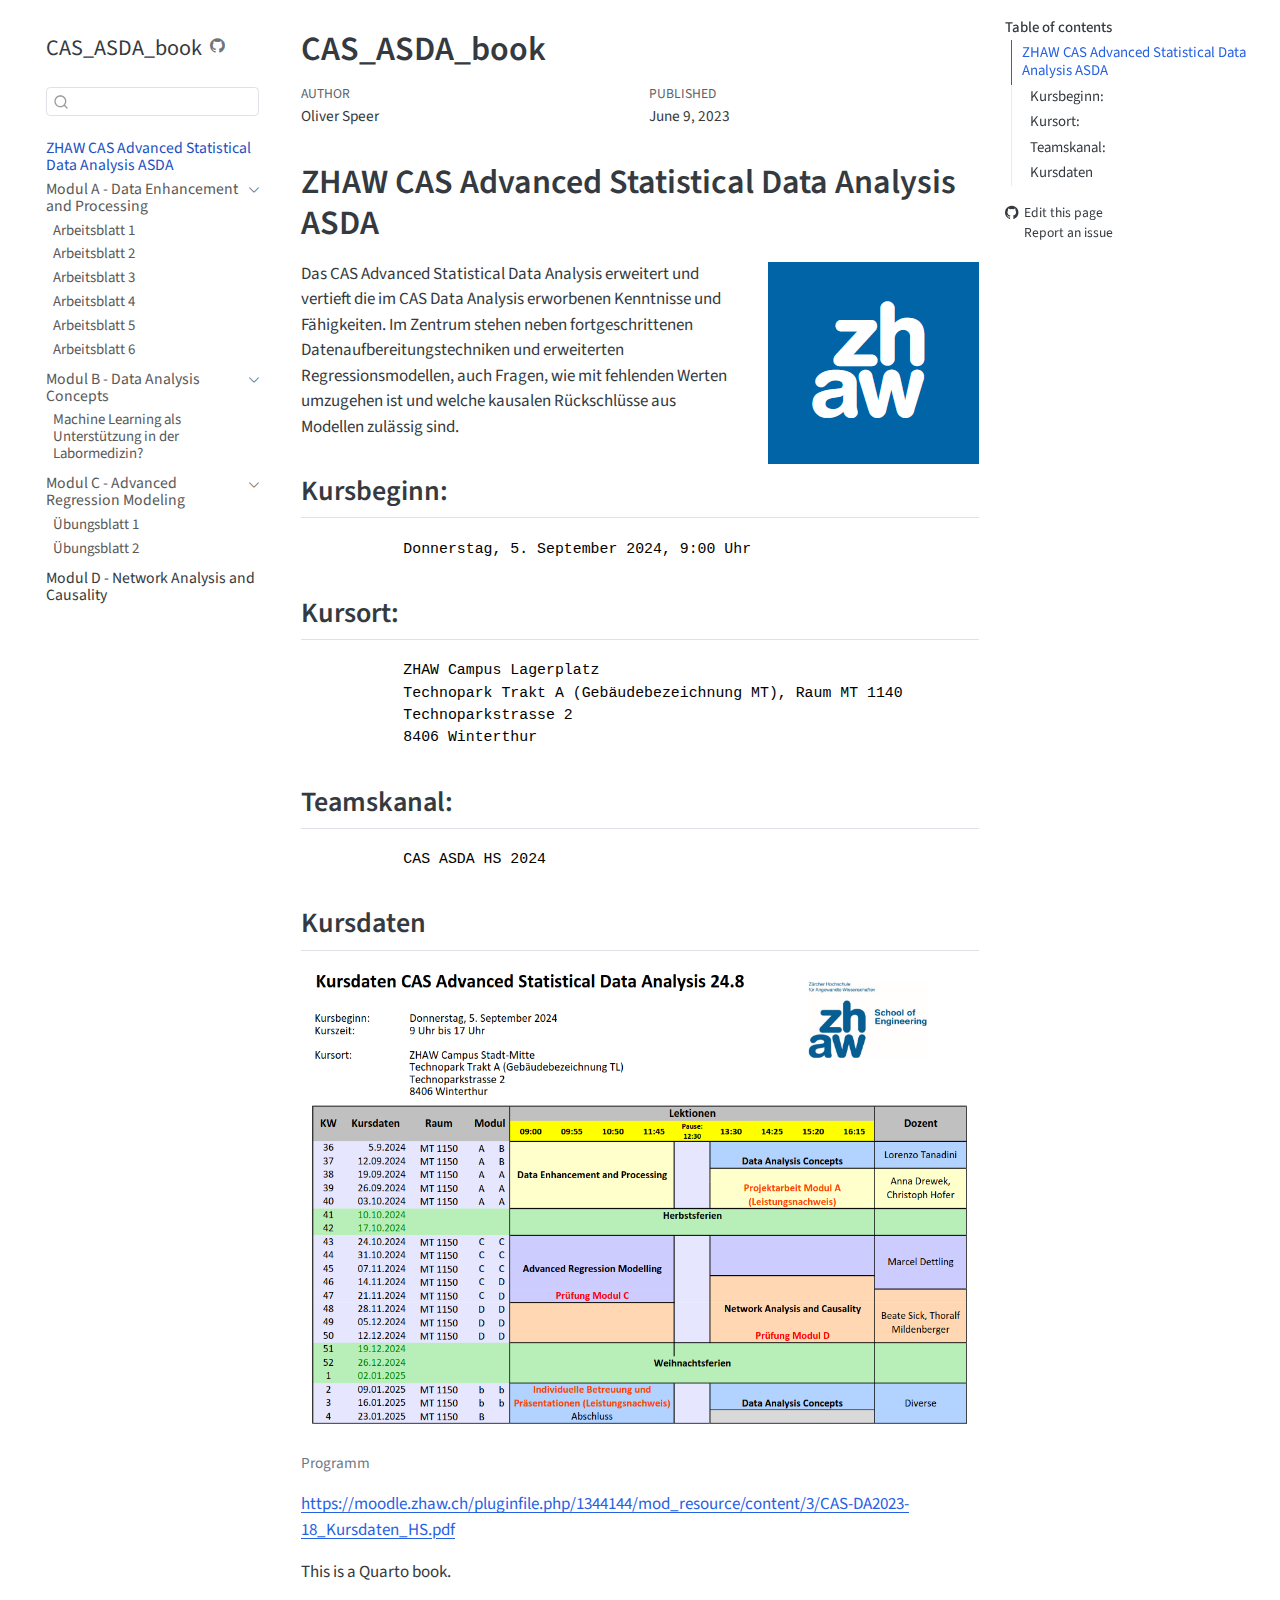
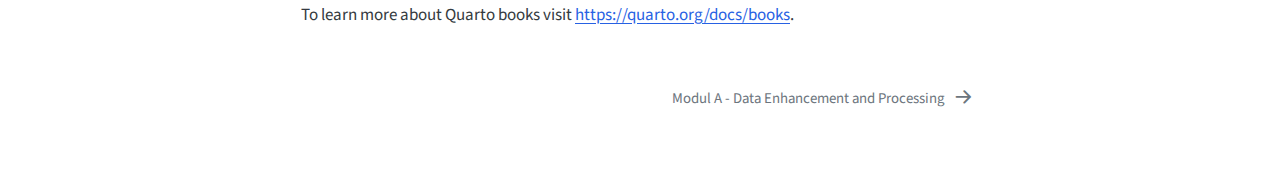
<file: _book/index.html>
<!DOCTYPE html>
<html xmlns="http://www.w3.org/1999/xhtml" lang="en" xml:lang="en"><head>

<meta charset="utf-8">
<meta name="generator" content="quarto-1.5.56">

<meta name="viewport" content="width=device-width, initial-scale=1.0, user-scalable=yes">

<meta name="author" content="Oliver Speer">
<meta name="dcterms.date" content="2023-06-09">

<title>CAS_ASDA_book</title>
<style>
code{white-space: pre-wrap;}
span.smallcaps{font-variant: small-caps;}
div.columns{display: flex; gap: min(4vw, 1.5em);}
div.column{flex: auto; overflow-x: auto;}
div.hanging-indent{margin-left: 1.5em; text-indent: -1.5em;}
ul.task-list{list-style: none;}
ul.task-list li input[type="checkbox"] {
  width: 0.8em;
  margin: 0 0.8em 0.2em -1em; /* quarto-specific, see https://github.com/quarto-dev/quarto-cli/issues/4556 */ 
  vertical-align: middle;
}
</style>


<script src="site_libs/quarto-nav/quarto-nav.js"></script>
<script src="site_libs/quarto-nav/headroom.min.js"></script>
<script src="site_libs/clipboard/clipboard.min.js"></script>
<script src="site_libs/quarto-search/autocomplete.umd.js"></script>
<script src="site_libs/quarto-search/fuse.min.js"></script>
<script src="site_libs/quarto-search/quarto-search.js"></script>
<meta name="quarto:offset" content="./">
<link href="./ModulA.html" rel="next">
<script src="site_libs/quarto-html/quarto.js"></script>
<script src="site_libs/quarto-html/popper.min.js"></script>
<script src="site_libs/quarto-html/tippy.umd.min.js"></script>
<script src="site_libs/quarto-html/anchor.min.js"></script>
<link href="site_libs/quarto-html/tippy.css" rel="stylesheet">
<link href="site_libs/quarto-html/quarto-syntax-highlighting.css" rel="stylesheet" id="quarto-text-highlighting-styles">
<script src="site_libs/bootstrap/bootstrap.min.js"></script>
<link href="site_libs/bootstrap/bootstrap-icons.css" rel="stylesheet">
<link href="site_libs/bootstrap/bootstrap.min.css" rel="stylesheet" id="quarto-bootstrap" data-mode="light">
<script id="quarto-search-options" type="application/json">{
  "location": "sidebar",
  "copy-button": false,
  "collapse-after": 3,
  "panel-placement": "start",
  "type": "textbox",
  "limit": 50,
  "keyboard-shortcut": [
    "f",
    "/",
    "s"
  ],
  "show-item-context": false,
  "language": {
    "search-no-results-text": "No results",
    "search-matching-documents-text": "matching documents",
    "search-copy-link-title": "Copy link to search",
    "search-hide-matches-text": "Hide additional matches",
    "search-more-match-text": "more match in this document",
    "search-more-matches-text": "more matches in this document",
    "search-clear-button-title": "Clear",
    "search-text-placeholder": "",
    "search-detached-cancel-button-title": "Cancel",
    "search-submit-button-title": "Submit",
    "search-label": "Search"
  }
}</script>


<link rel="stylesheet" href="cas.css">
</head>

<body class="nav-sidebar floating">

<div id="quarto-search-results"></div>
  <header id="quarto-header" class="headroom fixed-top">
  <nav class="quarto-secondary-nav">
    <div class="container-fluid d-flex">
      <button type="button" class="quarto-btn-toggle btn" data-bs-toggle="collapse" role="button" data-bs-target=".quarto-sidebar-collapse-item" aria-controls="quarto-sidebar" aria-expanded="false" aria-label="Toggle sidebar navigation" onclick="if (window.quartoToggleHeadroom) { window.quartoToggleHeadroom(); }">
        <i class="bi bi-layout-text-sidebar-reverse"></i>
      </button>
        <nav class="quarto-page-breadcrumbs" aria-label="breadcrumb"><ol class="breadcrumb"><li class="breadcrumb-item"><a href="./index.html">ZHAW CAS Advanced Statistical Data Analysis ASDA</a></li></ol></nav>
        <a class="flex-grow-1" role="navigation" data-bs-toggle="collapse" data-bs-target=".quarto-sidebar-collapse-item" aria-controls="quarto-sidebar" aria-expanded="false" aria-label="Toggle sidebar navigation" onclick="if (window.quartoToggleHeadroom) { window.quartoToggleHeadroom(); }">      
        </a>
      <button type="button" class="btn quarto-search-button" aria-label="Search" onclick="window.quartoOpenSearch();">
        <i class="bi bi-search"></i>
      </button>
    </div>
  </nav>
</header>
<!-- content -->
<div id="quarto-content" class="quarto-container page-columns page-rows-contents page-layout-article">
<!-- sidebar -->
  <nav id="quarto-sidebar" class="sidebar collapse collapse-horizontal quarto-sidebar-collapse-item sidebar-navigation floating overflow-auto">
    <div class="pt-lg-2 mt-2 text-left sidebar-header">
    <div class="sidebar-title mb-0 py-0">
      <a href="./">CAS_ASDA_book</a> 
        <div class="sidebar-tools-main">
    <a href="https://github.com/oliverspeer/CAS-ASDA.git" title="Source Code" class="quarto-navigation-tool px-1" aria-label="Source Code"><i class="bi bi-github"></i></a>
</div>
    </div>
      </div>
        <div class="mt-2 flex-shrink-0 align-items-center">
        <div class="sidebar-search">
        <div id="quarto-search" class="" title="Search"></div>
        </div>
        </div>
    <div class="sidebar-menu-container"> 
    <ul class="list-unstyled mt-1">
        <li class="sidebar-item">
  <div class="sidebar-item-container"> 
  <a href="./index.html" class="sidebar-item-text sidebar-link active">
 <span class="menu-text">ZHAW CAS Advanced Statistical Data Analysis ASDA</span></a>
  </div>
</li>
        <li class="sidebar-item sidebar-item-section">
      <div class="sidebar-item-container"> 
            <a href="./ModulA.html" class="sidebar-item-text sidebar-link">
 <span class="menu-text">Modul A - Data Enhancement and Processing</span></a>
          <a class="sidebar-item-toggle text-start" data-bs-toggle="collapse" data-bs-target="#quarto-sidebar-section-1" role="navigation" aria-expanded="true" aria-label="Toggle section">
            <i class="bi bi-chevron-right ms-2"></i>
          </a> 
      </div>
      <ul id="quarto-sidebar-section-1" class="collapse list-unstyled sidebar-section depth1 show">  
          <li class="sidebar-item">
  <div class="sidebar-item-container"> 
  <a href="./Arbeitsblatt1.html" class="sidebar-item-text sidebar-link">
 <span class="menu-text">Arbeitsblatt 1</span></a>
  </div>
</li>
          <li class="sidebar-item">
  <div class="sidebar-item-container"> 
  <a href="./Arbeitsblatt2.html" class="sidebar-item-text sidebar-link">
 <span class="menu-text">Arbeitsblatt 2</span></a>
  </div>
</li>
          <li class="sidebar-item">
  <div class="sidebar-item-container"> 
  <a href="./Arbeitsblatt3.html" class="sidebar-item-text sidebar-link">
 <span class="menu-text">Arbeitsblatt 3</span></a>
  </div>
</li>
          <li class="sidebar-item">
  <div class="sidebar-item-container"> 
  <a href="./Arbeitsblatt4.html" class="sidebar-item-text sidebar-link">
 <span class="menu-text">Arbeitsblatt 4</span></a>
  </div>
</li>
          <li class="sidebar-item">
  <div class="sidebar-item-container"> 
  <a href="./Arbeitsblatt5.html" class="sidebar-item-text sidebar-link">
 <span class="menu-text">Arbeitsblatt 5</span></a>
  </div>
</li>
          <li class="sidebar-item">
  <div class="sidebar-item-container"> 
  <a href="./Arbeitsblatt6.html" class="sidebar-item-text sidebar-link">
 <span class="menu-text">Arbeitsblatt 6</span></a>
  </div>
</li>
      </ul>
  </li>
        <li class="sidebar-item sidebar-item-section">
      <div class="sidebar-item-container"> 
            <a href="./ModulB.html" class="sidebar-item-text sidebar-link">
 <span class="menu-text">Modul B - Data Analysis Concepts</span></a>
          <a class="sidebar-item-toggle text-start" data-bs-toggle="collapse" data-bs-target="#quarto-sidebar-section-2" role="navigation" aria-expanded="true" aria-label="Toggle section">
            <i class="bi bi-chevron-right ms-2"></i>
          </a> 
      </div>
      <ul id="quarto-sidebar-section-2" class="collapse list-unstyled sidebar-section depth1 show">  
          <li class="sidebar-item">
  <div class="sidebar-item-container"> 
  <a href="./EPandML.html" class="sidebar-item-text sidebar-link">
 <span class="menu-text">Machine Learning als Unterstützung in der Labormedizin?</span></a>
  </div>
</li>
      </ul>
  </li>
        <li class="sidebar-item sidebar-item-section">
      <div class="sidebar-item-container"> 
            <a href="./ModulC.html" class="sidebar-item-text sidebar-link">
 <span class="menu-text">Modul C - Advanced Regression Modeling</span></a>
          <a class="sidebar-item-toggle text-start" data-bs-toggle="collapse" data-bs-target="#quarto-sidebar-section-3" role="navigation" aria-expanded="true" aria-label="Toggle section">
            <i class="bi bi-chevron-right ms-2"></i>
          </a> 
      </div>
      <ul id="quarto-sidebar-section-3" class="collapse list-unstyled sidebar-section depth1 show">  
          <li class="sidebar-item">
  <div class="sidebar-item-container"> 
  <a href="./Uebungsblatt01.html" class="sidebar-item-text sidebar-link">
 <span class="menu-text">Übungsblatt 1</span></a>
  </div>
</li>
          <li class="sidebar-item">
  <div class="sidebar-item-container"> 
  <a href="./Uebungsblatt02.html" class="sidebar-item-text sidebar-link">
 <span class="menu-text">Übungsblatt 2</span></a>
  </div>
</li>
      </ul>
  </li>
        <li class="sidebar-item sidebar-item-section">
      <span class="sidebar-item-text sidebar-link text-start">
 <span class="menu-text">Modul D - Network Analysis and Causality</span></span>
  </li>
    </ul>
    </div>
</nav>
<div id="quarto-sidebar-glass" class="quarto-sidebar-collapse-item" data-bs-toggle="collapse" data-bs-target=".quarto-sidebar-collapse-item"></div>
<!-- margin-sidebar -->
    <div id="quarto-margin-sidebar" class="sidebar margin-sidebar">
        <nav id="TOC" role="doc-toc" class="toc-active">
    <h2 id="toc-title">Table of contents</h2>
   
  <ul>
  <li><a href="#zhaw-cas-advanced-statistical-data-analysis-asda" id="toc-zhaw-cas-advanced-statistical-data-analysis-asda" class="nav-link active" data-scroll-target="#zhaw-cas-advanced-statistical-data-analysis-asda">ZHAW CAS Advanced Statistical Data Analysis ASDA</a>
  <ul class="collapse">
  <li><a href="#kursbeginn" id="toc-kursbeginn" class="nav-link" data-scroll-target="#kursbeginn">Kursbeginn:</a></li>
  <li><a href="#kursort" id="toc-kursort" class="nav-link" data-scroll-target="#kursort">Kursort:</a></li>
  <li><a href="#teamskanal" id="toc-teamskanal" class="nav-link" data-scroll-target="#teamskanal">Teamskanal:</a></li>
  <li><a href="#kursdaten" id="toc-kursdaten" class="nav-link" data-scroll-target="#kursdaten">Kursdaten</a></li>
  </ul></li>
  </ul>
<div class="toc-actions"><ul><li><a href="https://github.com/oliverspeer/CAS-ASDA.git/edit/main/index.qmd" class="toc-action"><i class="bi bi-github"></i>Edit this page</a></li><li><a href="https://github.com/oliverspeer/CAS-ASDA.git/issues/new" class="toc-action"><i class="bi empty"></i>Report an issue</a></li></ul></div></nav>
    </div>
<!-- main -->
<main class="content" id="quarto-document-content">

<header id="title-block-header" class="quarto-title-block default">
<div class="quarto-title">
<h1 class="title">CAS_ASDA_book</h1>
</div>



<div class="quarto-title-meta">

    <div>
    <div class="quarto-title-meta-heading">Author</div>
    <div class="quarto-title-meta-contents">
             <p>Oliver Speer </p>
          </div>
  </div>
    
    <div>
    <div class="quarto-title-meta-heading">Published</div>
    <div class="quarto-title-meta-contents">
      <p class="date">June 9, 2023</p>
    </div>
  </div>
  
    
  </div>
  


</header>



<section id="zhaw-cas-advanced-statistical-data-analysis-asda" class="level1 unnumbered">
<h1 class="unnumbered">ZHAW CAS Advanced Statistical Data Analysis ASDA</h1><p><img src="zhaw.png" title="CAS_ASDA_book" class="quarto-cover-image img-fluid"></p>
<p>Das CAS Advanced Statistical Data Analysis erweitert und vertieft die im CAS Data Analysis erworbenen Kenntnisse und Fähigkeiten. Im Zentrum stehen neben fortgeschrittenen Datenaufbereitungstechniken und erweiterten Regressionsmodellen, auch Fragen, wie mit fehlenden Werten umzugehen ist und welche kausalen Rückschlüsse aus Modellen zulässig sind.</p>
<section id="kursbeginn" class="level2">
<h2 class="anchored" data-anchor-id="kursbeginn">Kursbeginn:</h2>
<pre><code>           Donnerstag, 5. September 2024, 9:00 Uhr</code></pre>
</section>
<section id="kursort" class="level2">
<h2 class="anchored" data-anchor-id="kursort">Kursort:</h2>
<pre><code>           ZHAW Campus Lagerplatz
           Technopark Trakt A (Gebäudebezeichnung MT), Raum MT 1140
           Technoparkstrasse 2
           8406 Winterthur</code></pre>
</section>
<section id="teamskanal" class="level2">
<h2 class="anchored" data-anchor-id="teamskanal">Teamskanal:</h2>
<pre><code>           CAS ASDA HS 2024</code></pre>
</section>
<section id="kursdaten" class="level2">
<h2 class="anchored" data-anchor-id="kursdaten">Kursdaten</h2>
<div class="quarto-figure quarto-figure-center">
<figure class="figure">
<p><img src="Programm.png" class="img-fluid figure-img"></p>
<figcaption>Programm</figcaption>
</figure>
</div>
<p><a href="https://moodle.zhaw.ch/pluginfile.php/1344144/mod_resource/content/3/CAS-DA2023-18_Kursdaten_HS.pdf" class="uri">https://moodle.zhaw.ch/pluginfile.php/1344144/mod_resource/content/3/CAS-DA2023-18_Kursdaten_HS.pdf</a></p>
<p>This is a Quarto book.</p>
<p>To learn more about Quarto books visit <a href="https://quarto.org/docs/books" class="uri">https://quarto.org/docs/books</a>.</p>


</section>
</section>

</main> <!-- /main -->
<script id="quarto-html-after-body" type="application/javascript">
window.document.addEventListener("DOMContentLoaded", function (event) {
  const toggleBodyColorMode = (bsSheetEl) => {
    const mode = bsSheetEl.getAttribute("data-mode");
    const bodyEl = window.document.querySelector("body");
    if (mode === "dark") {
      bodyEl.classList.add("quarto-dark");
      bodyEl.classList.remove("quarto-light");
    } else {
      bodyEl.classList.add("quarto-light");
      bodyEl.classList.remove("quarto-dark");
    }
  }
  const toggleBodyColorPrimary = () => {
    const bsSheetEl = window.document.querySelector("link#quarto-bootstrap");
    if (bsSheetEl) {
      toggleBodyColorMode(bsSheetEl);
    }
  }
  toggleBodyColorPrimary();  
  const icon = "";
  const anchorJS = new window.AnchorJS();
  anchorJS.options = {
    placement: 'right',
    icon: icon
  };
  anchorJS.add('.anchored');
  const isCodeAnnotation = (el) => {
    for (const clz of el.classList) {
      if (clz.startsWith('code-annotation-')) {                     
        return true;
      }
    }
    return false;
  }
  const onCopySuccess = function(e) {
    // button target
    const button = e.trigger;
    // don't keep focus
    button.blur();
    // flash "checked"
    button.classList.add('code-copy-button-checked');
    var currentTitle = button.getAttribute("title");
    button.setAttribute("title", "Copied!");
    let tooltip;
    if (window.bootstrap) {
      button.setAttribute("data-bs-toggle", "tooltip");
      button.setAttribute("data-bs-placement", "left");
      button.setAttribute("data-bs-title", "Copied!");
      tooltip = new bootstrap.Tooltip(button, 
        { trigger: "manual", 
          customClass: "code-copy-button-tooltip",
          offset: [0, -8]});
      tooltip.show();    
    }
    setTimeout(function() {
      if (tooltip) {
        tooltip.hide();
        button.removeAttribute("data-bs-title");
        button.removeAttribute("data-bs-toggle");
        button.removeAttribute("data-bs-placement");
      }
      button.setAttribute("title", currentTitle);
      button.classList.remove('code-copy-button-checked');
    }, 1000);
    // clear code selection
    e.clearSelection();
  }
  const getTextToCopy = function(trigger) {
      const codeEl = trigger.previousElementSibling.cloneNode(true);
      for (const childEl of codeEl.children) {
        if (isCodeAnnotation(childEl)) {
          childEl.remove();
        }
      }
      return codeEl.innerText;
  }
  const clipboard = new window.ClipboardJS('.code-copy-button:not([data-in-quarto-modal])', {
    text: getTextToCopy
  });
  clipboard.on('success', onCopySuccess);
  if (window.document.getElementById('quarto-embedded-source-code-modal')) {
    // For code content inside modals, clipBoardJS needs to be initialized with a container option
    // TODO: Check when it could be a function (https://github.com/zenorocha/clipboard.js/issues/860)
    const clipboardModal = new window.ClipboardJS('.code-copy-button[data-in-quarto-modal]', {
      text: getTextToCopy,
      container: window.document.getElementById('quarto-embedded-source-code-modal')
    });
    clipboardModal.on('success', onCopySuccess);
  }
    var localhostRegex = new RegExp(/^(?:http|https):\/\/localhost\:?[0-9]*\//);
    var mailtoRegex = new RegExp(/^mailto:/);
      var filterRegex = new RegExp('/' + window.location.host + '/');
    var isInternal = (href) => {
        return filterRegex.test(href) || localhostRegex.test(href) || mailtoRegex.test(href);
    }
    // Inspect non-navigation links and adorn them if external
 	var links = window.document.querySelectorAll('a[href]:not(.nav-link):not(.navbar-brand):not(.toc-action):not(.sidebar-link):not(.sidebar-item-toggle):not(.pagination-link):not(.no-external):not([aria-hidden]):not(.dropdown-item):not(.quarto-navigation-tool):not(.about-link)');
    for (var i=0; i<links.length; i++) {
      const link = links[i];
      if (!isInternal(link.href)) {
        // undo the damage that might have been done by quarto-nav.js in the case of
        // links that we want to consider external
        if (link.dataset.originalHref !== undefined) {
          link.href = link.dataset.originalHref;
        }
      }
    }
  function tippyHover(el, contentFn, onTriggerFn, onUntriggerFn) {
    const config = {
      allowHTML: true,
      maxWidth: 500,
      delay: 100,
      arrow: false,
      appendTo: function(el) {
          return el.parentElement;
      },
      interactive: true,
      interactiveBorder: 10,
      theme: 'quarto',
      placement: 'bottom-start',
    };
    if (contentFn) {
      config.content = contentFn;
    }
    if (onTriggerFn) {
      config.onTrigger = onTriggerFn;
    }
    if (onUntriggerFn) {
      config.onUntrigger = onUntriggerFn;
    }
    window.tippy(el, config); 
  }
  const noterefs = window.document.querySelectorAll('a[role="doc-noteref"]');
  for (var i=0; i<noterefs.length; i++) {
    const ref = noterefs[i];
    tippyHover(ref, function() {
      // use id or data attribute instead here
      let href = ref.getAttribute('data-footnote-href') || ref.getAttribute('href');
      try { href = new URL(href).hash; } catch {}
      const id = href.replace(/^#\/?/, "");
      const note = window.document.getElementById(id);
      if (note) {
        return note.innerHTML;
      } else {
        return "";
      }
    });
  }
  const xrefs = window.document.querySelectorAll('a.quarto-xref');
  const processXRef = (id, note) => {
    // Strip column container classes
    const stripColumnClz = (el) => {
      el.classList.remove("page-full", "page-columns");
      if (el.children) {
        for (const child of el.children) {
          stripColumnClz(child);
        }
      }
    }
    stripColumnClz(note)
    if (id === null || id.startsWith('sec-')) {
      // Special case sections, only their first couple elements
      const container = document.createElement("div");
      if (note.children && note.children.length > 2) {
        container.appendChild(note.children[0].cloneNode(true));
        for (let i = 1; i < note.children.length; i++) {
          const child = note.children[i];
          if (child.tagName === "P" && child.innerText === "") {
            continue;
          } else {
            container.appendChild(child.cloneNode(true));
            break;
          }
        }
        if (window.Quarto?.typesetMath) {
          window.Quarto.typesetMath(container);
        }
        return container.innerHTML
      } else {
        if (window.Quarto?.typesetMath) {
          window.Quarto.typesetMath(note);
        }
        return note.innerHTML;
      }
    } else {
      // Remove any anchor links if they are present
      const anchorLink = note.querySelector('a.anchorjs-link');
      if (anchorLink) {
        anchorLink.remove();
      }
      if (window.Quarto?.typesetMath) {
        window.Quarto.typesetMath(note);
      }
      // TODO in 1.5, we should make sure this works without a callout special case
      if (note.classList.contains("callout")) {
        return note.outerHTML;
      } else {
        return note.innerHTML;
      }
    }
  }
  for (var i=0; i<xrefs.length; i++) {
    const xref = xrefs[i];
    tippyHover(xref, undefined, function(instance) {
      instance.disable();
      let url = xref.getAttribute('href');
      let hash = undefined; 
      if (url.startsWith('#')) {
        hash = url;
      } else {
        try { hash = new URL(url).hash; } catch {}
      }
      if (hash) {
        const id = hash.replace(/^#\/?/, "");
        const note = window.document.getElementById(id);
        if (note !== null) {
          try {
            const html = processXRef(id, note.cloneNode(true));
            instance.setContent(html);
          } finally {
            instance.enable();
            instance.show();
          }
        } else {
          // See if we can fetch this
          fetch(url.split('#')[0])
          .then(res => res.text())
          .then(html => {
            const parser = new DOMParser();
            const htmlDoc = parser.parseFromString(html, "text/html");
            const note = htmlDoc.getElementById(id);
            if (note !== null) {
              const html = processXRef(id, note);
              instance.setContent(html);
            } 
          }).finally(() => {
            instance.enable();
            instance.show();
          });
        }
      } else {
        // See if we can fetch a full url (with no hash to target)
        // This is a special case and we should probably do some content thinning / targeting
        fetch(url)
        .then(res => res.text())
        .then(html => {
          const parser = new DOMParser();
          const htmlDoc = parser.parseFromString(html, "text/html");
          const note = htmlDoc.querySelector('main.content');
          if (note !== null) {
            // This should only happen for chapter cross references
            // (since there is no id in the URL)
            // remove the first header
            if (note.children.length > 0 && note.children[0].tagName === "HEADER") {
              note.children[0].remove();
            }
            const html = processXRef(null, note);
            instance.setContent(html);
          } 
        }).finally(() => {
          instance.enable();
          instance.show();
        });
      }
    }, function(instance) {
    });
  }
      let selectedAnnoteEl;
      const selectorForAnnotation = ( cell, annotation) => {
        let cellAttr = 'data-code-cell="' + cell + '"';
        let lineAttr = 'data-code-annotation="' +  annotation + '"';
        const selector = 'span[' + cellAttr + '][' + lineAttr + ']';
        return selector;
      }
      const selectCodeLines = (annoteEl) => {
        const doc = window.document;
        const targetCell = annoteEl.getAttribute("data-target-cell");
        const targetAnnotation = annoteEl.getAttribute("data-target-annotation");
        const annoteSpan = window.document.querySelector(selectorForAnnotation(targetCell, targetAnnotation));
        const lines = annoteSpan.getAttribute("data-code-lines").split(",");
        const lineIds = lines.map((line) => {
          return targetCell + "-" + line;
        })
        let top = null;
        let height = null;
        let parent = null;
        if (lineIds.length > 0) {
            //compute the position of the single el (top and bottom and make a div)
            const el = window.document.getElementById(lineIds[0]);
            top = el.offsetTop;
            height = el.offsetHeight;
            parent = el.parentElement.parentElement;
          if (lineIds.length > 1) {
            const lastEl = window.document.getElementById(lineIds[lineIds.length - 1]);
            const bottom = lastEl.offsetTop + lastEl.offsetHeight;
            height = bottom - top;
          }
          if (top !== null && height !== null && parent !== null) {
            // cook up a div (if necessary) and position it 
            let div = window.document.getElementById("code-annotation-line-highlight");
            if (div === null) {
              div = window.document.createElement("div");
              div.setAttribute("id", "code-annotation-line-highlight");
              div.style.position = 'absolute';
              parent.appendChild(div);
            }
            div.style.top = top - 2 + "px";
            div.style.height = height + 4 + "px";
            div.style.left = 0;
            let gutterDiv = window.document.getElementById("code-annotation-line-highlight-gutter");
            if (gutterDiv === null) {
              gutterDiv = window.document.createElement("div");
              gutterDiv.setAttribute("id", "code-annotation-line-highlight-gutter");
              gutterDiv.style.position = 'absolute';
              const codeCell = window.document.getElementById(targetCell);
              const gutter = codeCell.querySelector('.code-annotation-gutter');
              gutter.appendChild(gutterDiv);
            }
            gutterDiv.style.top = top - 2 + "px";
            gutterDiv.style.height = height + 4 + "px";
          }
          selectedAnnoteEl = annoteEl;
        }
      };
      const unselectCodeLines = () => {
        const elementsIds = ["code-annotation-line-highlight", "code-annotation-line-highlight-gutter"];
        elementsIds.forEach((elId) => {
          const div = window.document.getElementById(elId);
          if (div) {
            div.remove();
          }
        });
        selectedAnnoteEl = undefined;
      };
        // Handle positioning of the toggle
    window.addEventListener(
      "resize",
      throttle(() => {
        elRect = undefined;
        if (selectedAnnoteEl) {
          selectCodeLines(selectedAnnoteEl);
        }
      }, 10)
    );
    function throttle(fn, ms) {
    let throttle = false;
    let timer;
      return (...args) => {
        if(!throttle) { // first call gets through
            fn.apply(this, args);
            throttle = true;
        } else { // all the others get throttled
            if(timer) clearTimeout(timer); // cancel #2
            timer = setTimeout(() => {
              fn.apply(this, args);
              timer = throttle = false;
            }, ms);
        }
      };
    }
      // Attach click handler to the DT
      const annoteDls = window.document.querySelectorAll('dt[data-target-cell]');
      for (const annoteDlNode of annoteDls) {
        annoteDlNode.addEventListener('click', (event) => {
          const clickedEl = event.target;
          if (clickedEl !== selectedAnnoteEl) {
            unselectCodeLines();
            const activeEl = window.document.querySelector('dt[data-target-cell].code-annotation-active');
            if (activeEl) {
              activeEl.classList.remove('code-annotation-active');
            }
            selectCodeLines(clickedEl);
            clickedEl.classList.add('code-annotation-active');
          } else {
            // Unselect the line
            unselectCodeLines();
            clickedEl.classList.remove('code-annotation-active');
          }
        });
      }
  const findCites = (el) => {
    const parentEl = el.parentElement;
    if (parentEl) {
      const cites = parentEl.dataset.cites;
      if (cites) {
        return {
          el,
          cites: cites.split(' ')
        };
      } else {
        return findCites(el.parentElement)
      }
    } else {
      return undefined;
    }
  };
  var bibliorefs = window.document.querySelectorAll('a[role="doc-biblioref"]');
  for (var i=0; i<bibliorefs.length; i++) {
    const ref = bibliorefs[i];
    const citeInfo = findCites(ref);
    if (citeInfo) {
      tippyHover(citeInfo.el, function() {
        var popup = window.document.createElement('div');
        citeInfo.cites.forEach(function(cite) {
          var citeDiv = window.document.createElement('div');
          citeDiv.classList.add('hanging-indent');
          citeDiv.classList.add('csl-entry');
          var biblioDiv = window.document.getElementById('ref-' + cite);
          if (biblioDiv) {
            citeDiv.innerHTML = biblioDiv.innerHTML;
          }
          popup.appendChild(citeDiv);
        });
        return popup.innerHTML;
      });
    }
  }
});
</script>
<nav class="page-navigation">
  <div class="nav-page nav-page-previous">
  </div>
  <div class="nav-page nav-page-next">
      <a href="./ModulA.html" class="pagination-link" aria-label="Modul A - Data Enhancement and Processing">
        <span class="nav-page-text">Modul A - Data Enhancement and Processing</span> <i class="bi bi-arrow-right-short"></i>
      </a>
  </div>
</nav>
</div> <!-- /content -->




<footer class="footer"><div class="nav-footer"><div class="nav-footer-center"><div class="toc-actions d-sm-block d-md-none"><ul><li><a href="https://github.com/oliverspeer/CAS-ASDA.git/edit/main/index.qmd" class="toc-action"><i class="bi bi-github"></i>Edit this page</a></li><li><a href="https://github.com/oliverspeer/CAS-ASDA.git/issues/new" class="toc-action"><i class="bi empty"></i>Report an issue</a></li></ul></div></div></div></footer></body></html>
</file>
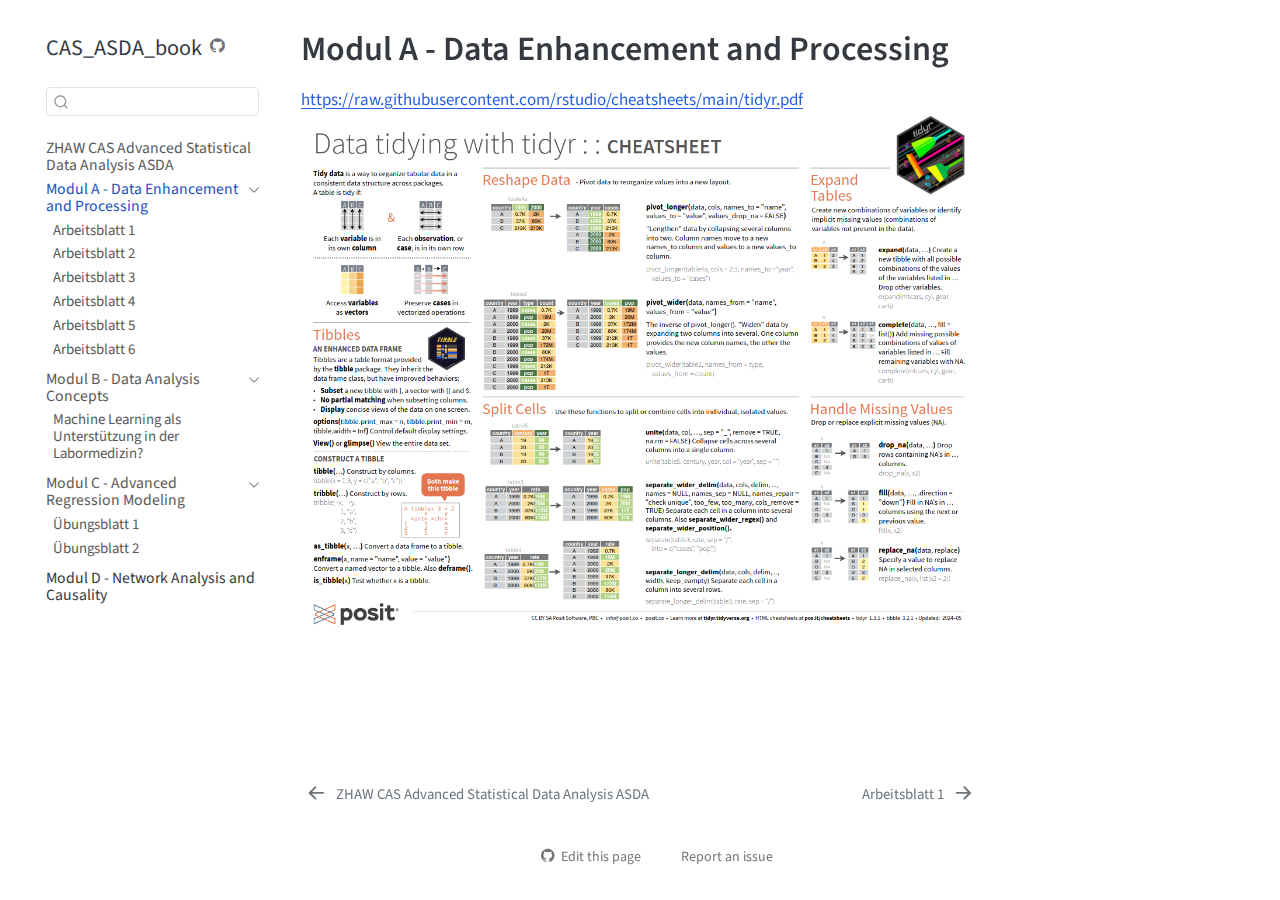
<file: _book/ModulA.html>
<!DOCTYPE html>
<html xmlns="http://www.w3.org/1999/xhtml" lang="en" xml:lang="en"><head>

<meta charset="utf-8">
<meta name="generator" content="quarto-1.5.56">

<meta name="viewport" content="width=device-width, initial-scale=1.0, user-scalable=yes">


<title>Modul A - Data Enhancement and Processing – CAS_ASDA_book</title>
<style>
code{white-space: pre-wrap;}
span.smallcaps{font-variant: small-caps;}
div.columns{display: flex; gap: min(4vw, 1.5em);}
div.column{flex: auto; overflow-x: auto;}
div.hanging-indent{margin-left: 1.5em; text-indent: -1.5em;}
ul.task-list{list-style: none;}
ul.task-list li input[type="checkbox"] {
  width: 0.8em;
  margin: 0 0.8em 0.2em -1em; /* quarto-specific, see https://github.com/quarto-dev/quarto-cli/issues/4556 */ 
  vertical-align: middle;
}
</style>


<script src="site_libs/quarto-nav/quarto-nav.js"></script>
<script src="site_libs/quarto-nav/headroom.min.js"></script>
<script src="site_libs/clipboard/clipboard.min.js"></script>
<script src="site_libs/quarto-search/autocomplete.umd.js"></script>
<script src="site_libs/quarto-search/fuse.min.js"></script>
<script src="site_libs/quarto-search/quarto-search.js"></script>
<meta name="quarto:offset" content="./">
<link href="./Arbeitsblatt1.html" rel="next">
<link href="./index.html" rel="prev">
<script src="site_libs/quarto-html/quarto.js"></script>
<script src="site_libs/quarto-html/popper.min.js"></script>
<script src="site_libs/quarto-html/tippy.umd.min.js"></script>
<script src="site_libs/quarto-html/anchor.min.js"></script>
<link href="site_libs/quarto-html/tippy.css" rel="stylesheet">
<link href="site_libs/quarto-html/quarto-syntax-highlighting.css" rel="stylesheet" id="quarto-text-highlighting-styles">
<script src="site_libs/bootstrap/bootstrap.min.js"></script>
<link href="site_libs/bootstrap/bootstrap-icons.css" rel="stylesheet">
<link href="site_libs/bootstrap/bootstrap.min.css" rel="stylesheet" id="quarto-bootstrap" data-mode="light">
<script id="quarto-search-options" type="application/json">{
  "location": "sidebar",
  "copy-button": false,
  "collapse-after": 3,
  "panel-placement": "start",
  "type": "textbox",
  "limit": 50,
  "keyboard-shortcut": [
    "f",
    "/",
    "s"
  ],
  "show-item-context": false,
  "language": {
    "search-no-results-text": "No results",
    "search-matching-documents-text": "matching documents",
    "search-copy-link-title": "Copy link to search",
    "search-hide-matches-text": "Hide additional matches",
    "search-more-match-text": "more match in this document",
    "search-more-matches-text": "more matches in this document",
    "search-clear-button-title": "Clear",
    "search-text-placeholder": "",
    "search-detached-cancel-button-title": "Cancel",
    "search-submit-button-title": "Submit",
    "search-label": "Search"
  }
}</script>


<link rel="stylesheet" href="cas.css">
</head>

<body class="nav-sidebar floating">

<div id="quarto-search-results"></div>
  <header id="quarto-header" class="headroom fixed-top">
  <nav class="quarto-secondary-nav">
    <div class="container-fluid d-flex">
      <button type="button" class="quarto-btn-toggle btn" data-bs-toggle="collapse" role="button" data-bs-target=".quarto-sidebar-collapse-item" aria-controls="quarto-sidebar" aria-expanded="false" aria-label="Toggle sidebar navigation" onclick="if (window.quartoToggleHeadroom) { window.quartoToggleHeadroom(); }">
        <i class="bi bi-layout-text-sidebar-reverse"></i>
      </button>
        <nav class="quarto-page-breadcrumbs" aria-label="breadcrumb"><ol class="breadcrumb"><li class="breadcrumb-item"><a href="./ModulA.html">Modul A - Data Enhancement and Processing</a></li></ol></nav>
        <a class="flex-grow-1" role="navigation" data-bs-toggle="collapse" data-bs-target=".quarto-sidebar-collapse-item" aria-controls="quarto-sidebar" aria-expanded="false" aria-label="Toggle sidebar navigation" onclick="if (window.quartoToggleHeadroom) { window.quartoToggleHeadroom(); }">      
        </a>
      <button type="button" class="btn quarto-search-button" aria-label="Search" onclick="window.quartoOpenSearch();">
        <i class="bi bi-search"></i>
      </button>
    </div>
  </nav>
</header>
<!-- content -->
<div id="quarto-content" class="quarto-container page-columns page-rows-contents page-layout-article">
<!-- sidebar -->
  <nav id="quarto-sidebar" class="sidebar collapse collapse-horizontal quarto-sidebar-collapse-item sidebar-navigation floating overflow-auto">
    <div class="pt-lg-2 mt-2 text-left sidebar-header">
    <div class="sidebar-title mb-0 py-0">
      <a href="./">CAS_ASDA_book</a> 
        <div class="sidebar-tools-main">
    <a href="https://github.com/oliverspeer/CAS-ASDA.git" title="Source Code" class="quarto-navigation-tool px-1" aria-label="Source Code"><i class="bi bi-github"></i></a>
</div>
    </div>
      </div>
        <div class="mt-2 flex-shrink-0 align-items-center">
        <div class="sidebar-search">
        <div id="quarto-search" class="" title="Search"></div>
        </div>
        </div>
    <div class="sidebar-menu-container"> 
    <ul class="list-unstyled mt-1">
        <li class="sidebar-item">
  <div class="sidebar-item-container"> 
  <a href="./index.html" class="sidebar-item-text sidebar-link">
 <span class="menu-text">ZHAW CAS Advanced Statistical Data Analysis ASDA</span></a>
  </div>
</li>
        <li class="sidebar-item sidebar-item-section">
      <div class="sidebar-item-container"> 
            <a href="./ModulA.html" class="sidebar-item-text sidebar-link active">
 <span class="menu-text">Modul A - Data Enhancement and Processing</span></a>
          <a class="sidebar-item-toggle text-start" data-bs-toggle="collapse" data-bs-target="#quarto-sidebar-section-1" role="navigation" aria-expanded="true" aria-label="Toggle section">
            <i class="bi bi-chevron-right ms-2"></i>
          </a> 
      </div>
      <ul id="quarto-sidebar-section-1" class="collapse list-unstyled sidebar-section depth1 show">  
          <li class="sidebar-item">
  <div class="sidebar-item-container"> 
  <a href="./Arbeitsblatt1.html" class="sidebar-item-text sidebar-link">
 <span class="menu-text">Arbeitsblatt 1</span></a>
  </div>
</li>
          <li class="sidebar-item">
  <div class="sidebar-item-container"> 
  <a href="./Arbeitsblatt2.html" class="sidebar-item-text sidebar-link">
 <span class="menu-text">Arbeitsblatt 2</span></a>
  </div>
</li>
          <li class="sidebar-item">
  <div class="sidebar-item-container"> 
  <a href="./Arbeitsblatt3.html" class="sidebar-item-text sidebar-link">
 <span class="menu-text">Arbeitsblatt 3</span></a>
  </div>
</li>
          <li class="sidebar-item">
  <div class="sidebar-item-container"> 
  <a href="./Arbeitsblatt4.html" class="sidebar-item-text sidebar-link">
 <span class="menu-text">Arbeitsblatt 4</span></a>
  </div>
</li>
          <li class="sidebar-item">
  <div class="sidebar-item-container"> 
  <a href="./Arbeitsblatt5.html" class="sidebar-item-text sidebar-link">
 <span class="menu-text">Arbeitsblatt 5</span></a>
  </div>
</li>
          <li class="sidebar-item">
  <div class="sidebar-item-container"> 
  <a href="./Arbeitsblatt6.html" class="sidebar-item-text sidebar-link">
 <span class="menu-text">Arbeitsblatt 6</span></a>
  </div>
</li>
      </ul>
  </li>
        <li class="sidebar-item sidebar-item-section">
      <div class="sidebar-item-container"> 
            <a href="./ModulB.html" class="sidebar-item-text sidebar-link">
 <span class="menu-text">Modul B - Data Analysis Concepts</span></a>
          <a class="sidebar-item-toggle text-start" data-bs-toggle="collapse" data-bs-target="#quarto-sidebar-section-2" role="navigation" aria-expanded="true" aria-label="Toggle section">
            <i class="bi bi-chevron-right ms-2"></i>
          </a> 
      </div>
      <ul id="quarto-sidebar-section-2" class="collapse list-unstyled sidebar-section depth1 show">  
          <li class="sidebar-item">
  <div class="sidebar-item-container"> 
  <a href="./EPandML.html" class="sidebar-item-text sidebar-link">
 <span class="menu-text">Machine Learning als Unterstützung in der Labormedizin?</span></a>
  </div>
</li>
      </ul>
  </li>
        <li class="sidebar-item sidebar-item-section">
      <div class="sidebar-item-container"> 
            <a href="./ModulC.html" class="sidebar-item-text sidebar-link">
 <span class="menu-text">Modul C - Advanced Regression Modeling</span></a>
          <a class="sidebar-item-toggle text-start" data-bs-toggle="collapse" data-bs-target="#quarto-sidebar-section-3" role="navigation" aria-expanded="true" aria-label="Toggle section">
            <i class="bi bi-chevron-right ms-2"></i>
          </a> 
      </div>
      <ul id="quarto-sidebar-section-3" class="collapse list-unstyled sidebar-section depth1 show">  
          <li class="sidebar-item">
  <div class="sidebar-item-container"> 
  <a href="./Uebungsblatt01.html" class="sidebar-item-text sidebar-link">
 <span class="menu-text">Übungsblatt 1</span></a>
  </div>
</li>
          <li class="sidebar-item">
  <div class="sidebar-item-container"> 
  <a href="./Uebungsblatt02.html" class="sidebar-item-text sidebar-link">
 <span class="menu-text">Übungsblatt 2</span></a>
  </div>
</li>
      </ul>
  </li>
        <li class="sidebar-item sidebar-item-section">
      <span class="sidebar-item-text sidebar-link text-start">
 <span class="menu-text">Modul D - Network Analysis and Causality</span></span>
  </li>
    </ul>
    </div>
</nav>
<div id="quarto-sidebar-glass" class="quarto-sidebar-collapse-item" data-bs-toggle="collapse" data-bs-target=".quarto-sidebar-collapse-item"></div>
<!-- margin-sidebar -->
    <div id="quarto-margin-sidebar" class="sidebar margin-sidebar zindex-bottom">
        
    </div>
<!-- main -->
<main class="content" id="quarto-document-content">

<header id="title-block-header" class="quarto-title-block default">
<div class="quarto-title">
<h1 class="title">Modul A - Data Enhancement and Processing</h1>
</div>



<div class="quarto-title-meta">

    
  
    
  </div>
  


</header>


<p><a href="https://raw.githubusercontent.com/rstudio/cheatsheets/main/tidyr.pdf" class="uri">https://raw.githubusercontent.com/rstudio/cheatsheets/main/tidyr.pdf</a> <img src="cheatsheet.png" class="img-fluid" alt="tidyR cheatsheet"></p>



</main> <!-- /main -->
<script id="quarto-html-after-body" type="application/javascript">
window.document.addEventListener("DOMContentLoaded", function (event) {
  const toggleBodyColorMode = (bsSheetEl) => {
    const mode = bsSheetEl.getAttribute("data-mode");
    const bodyEl = window.document.querySelector("body");
    if (mode === "dark") {
      bodyEl.classList.add("quarto-dark");
      bodyEl.classList.remove("quarto-light");
    } else {
      bodyEl.classList.add("quarto-light");
      bodyEl.classList.remove("quarto-dark");
    }
  }
  const toggleBodyColorPrimary = () => {
    const bsSheetEl = window.document.querySelector("link#quarto-bootstrap");
    if (bsSheetEl) {
      toggleBodyColorMode(bsSheetEl);
    }
  }
  toggleBodyColorPrimary();  
  const icon = "";
  const anchorJS = new window.AnchorJS();
  anchorJS.options = {
    placement: 'right',
    icon: icon
  };
  anchorJS.add('.anchored');
  const isCodeAnnotation = (el) => {
    for (const clz of el.classList) {
      if (clz.startsWith('code-annotation-')) {                     
        return true;
      }
    }
    return false;
  }
  const onCopySuccess = function(e) {
    // button target
    const button = e.trigger;
    // don't keep focus
    button.blur();
    // flash "checked"
    button.classList.add('code-copy-button-checked');
    var currentTitle = button.getAttribute("title");
    button.setAttribute("title", "Copied!");
    let tooltip;
    if (window.bootstrap) {
      button.setAttribute("data-bs-toggle", "tooltip");
      button.setAttribute("data-bs-placement", "left");
      button.setAttribute("data-bs-title", "Copied!");
      tooltip = new bootstrap.Tooltip(button, 
        { trigger: "manual", 
          customClass: "code-copy-button-tooltip",
          offset: [0, -8]});
      tooltip.show();    
    }
    setTimeout(function() {
      if (tooltip) {
        tooltip.hide();
        button.removeAttribute("data-bs-title");
        button.removeAttribute("data-bs-toggle");
        button.removeAttribute("data-bs-placement");
      }
      button.setAttribute("title", currentTitle);
      button.classList.remove('code-copy-button-checked');
    }, 1000);
    // clear code selection
    e.clearSelection();
  }
  const getTextToCopy = function(trigger) {
      const codeEl = trigger.previousElementSibling.cloneNode(true);
      for (const childEl of codeEl.children) {
        if (isCodeAnnotation(childEl)) {
          childEl.remove();
        }
      }
      return codeEl.innerText;
  }
  const clipboard = new window.ClipboardJS('.code-copy-button:not([data-in-quarto-modal])', {
    text: getTextToCopy
  });
  clipboard.on('success', onCopySuccess);
  if (window.document.getElementById('quarto-embedded-source-code-modal')) {
    // For code content inside modals, clipBoardJS needs to be initialized with a container option
    // TODO: Check when it could be a function (https://github.com/zenorocha/clipboard.js/issues/860)
    const clipboardModal = new window.ClipboardJS('.code-copy-button[data-in-quarto-modal]', {
      text: getTextToCopy,
      container: window.document.getElementById('quarto-embedded-source-code-modal')
    });
    clipboardModal.on('success', onCopySuccess);
  }
    var localhostRegex = new RegExp(/^(?:http|https):\/\/localhost\:?[0-9]*\//);
    var mailtoRegex = new RegExp(/^mailto:/);
      var filterRegex = new RegExp('/' + window.location.host + '/');
    var isInternal = (href) => {
        return filterRegex.test(href) || localhostRegex.test(href) || mailtoRegex.test(href);
    }
    // Inspect non-navigation links and adorn them if external
 	var links = window.document.querySelectorAll('a[href]:not(.nav-link):not(.navbar-brand):not(.toc-action):not(.sidebar-link):not(.sidebar-item-toggle):not(.pagination-link):not(.no-external):not([aria-hidden]):not(.dropdown-item):not(.quarto-navigation-tool):not(.about-link)');
    for (var i=0; i<links.length; i++) {
      const link = links[i];
      if (!isInternal(link.href)) {
        // undo the damage that might have been done by quarto-nav.js in the case of
        // links that we want to consider external
        if (link.dataset.originalHref !== undefined) {
          link.href = link.dataset.originalHref;
        }
      }
    }
  function tippyHover(el, contentFn, onTriggerFn, onUntriggerFn) {
    const config = {
      allowHTML: true,
      maxWidth: 500,
      delay: 100,
      arrow: false,
      appendTo: function(el) {
          return el.parentElement;
      },
      interactive: true,
      interactiveBorder: 10,
      theme: 'quarto',
      placement: 'bottom-start',
    };
    if (contentFn) {
      config.content = contentFn;
    }
    if (onTriggerFn) {
      config.onTrigger = onTriggerFn;
    }
    if (onUntriggerFn) {
      config.onUntrigger = onUntriggerFn;
    }
    window.tippy(el, config); 
  }
  const noterefs = window.document.querySelectorAll('a[role="doc-noteref"]');
  for (var i=0; i<noterefs.length; i++) {
    const ref = noterefs[i];
    tippyHover(ref, function() {
      // use id or data attribute instead here
      let href = ref.getAttribute('data-footnote-href') || ref.getAttribute('href');
      try { href = new URL(href).hash; } catch {}
      const id = href.replace(/^#\/?/, "");
      const note = window.document.getElementById(id);
      if (note) {
        return note.innerHTML;
      } else {
        return "";
      }
    });
  }
  const xrefs = window.document.querySelectorAll('a.quarto-xref');
  const processXRef = (id, note) => {
    // Strip column container classes
    const stripColumnClz = (el) => {
      el.classList.remove("page-full", "page-columns");
      if (el.children) {
        for (const child of el.children) {
          stripColumnClz(child);
        }
      }
    }
    stripColumnClz(note)
    if (id === null || id.startsWith('sec-')) {
      // Special case sections, only their first couple elements
      const container = document.createElement("div");
      if (note.children && note.children.length > 2) {
        container.appendChild(note.children[0].cloneNode(true));
        for (let i = 1; i < note.children.length; i++) {
          const child = note.children[i];
          if (child.tagName === "P" && child.innerText === "") {
            continue;
          } else {
            container.appendChild(child.cloneNode(true));
            break;
          }
        }
        if (window.Quarto?.typesetMath) {
          window.Quarto.typesetMath(container);
        }
        return container.innerHTML
      } else {
        if (window.Quarto?.typesetMath) {
          window.Quarto.typesetMath(note);
        }
        return note.innerHTML;
      }
    } else {
      // Remove any anchor links if they are present
      const anchorLink = note.querySelector('a.anchorjs-link');
      if (anchorLink) {
        anchorLink.remove();
      }
      if (window.Quarto?.typesetMath) {
        window.Quarto.typesetMath(note);
      }
      // TODO in 1.5, we should make sure this works without a callout special case
      if (note.classList.contains("callout")) {
        return note.outerHTML;
      } else {
        return note.innerHTML;
      }
    }
  }
  for (var i=0; i<xrefs.length; i++) {
    const xref = xrefs[i];
    tippyHover(xref, undefined, function(instance) {
      instance.disable();
      let url = xref.getAttribute('href');
      let hash = undefined; 
      if (url.startsWith('#')) {
        hash = url;
      } else {
        try { hash = new URL(url).hash; } catch {}
      }
      if (hash) {
        const id = hash.replace(/^#\/?/, "");
        const note = window.document.getElementById(id);
        if (note !== null) {
          try {
            const html = processXRef(id, note.cloneNode(true));
            instance.setContent(html);
          } finally {
            instance.enable();
            instance.show();
          }
        } else {
          // See if we can fetch this
          fetch(url.split('#')[0])
          .then(res => res.text())
          .then(html => {
            const parser = new DOMParser();
            const htmlDoc = parser.parseFromString(html, "text/html");
            const note = htmlDoc.getElementById(id);
            if (note !== null) {
              const html = processXRef(id, note);
              instance.setContent(html);
            } 
          }).finally(() => {
            instance.enable();
            instance.show();
          });
        }
      } else {
        // See if we can fetch a full url (with no hash to target)
        // This is a special case and we should probably do some content thinning / targeting
        fetch(url)
        .then(res => res.text())
        .then(html => {
          const parser = new DOMParser();
          const htmlDoc = parser.parseFromString(html, "text/html");
          const note = htmlDoc.querySelector('main.content');
          if (note !== null) {
            // This should only happen for chapter cross references
            // (since there is no id in the URL)
            // remove the first header
            if (note.children.length > 0 && note.children[0].tagName === "HEADER") {
              note.children[0].remove();
            }
            const html = processXRef(null, note);
            instance.setContent(html);
          } 
        }).finally(() => {
          instance.enable();
          instance.show();
        });
      }
    }, function(instance) {
    });
  }
      let selectedAnnoteEl;
      const selectorForAnnotation = ( cell, annotation) => {
        let cellAttr = 'data-code-cell="' + cell + '"';
        let lineAttr = 'data-code-annotation="' +  annotation + '"';
        const selector = 'span[' + cellAttr + '][' + lineAttr + ']';
        return selector;
      }
      const selectCodeLines = (annoteEl) => {
        const doc = window.document;
        const targetCell = annoteEl.getAttribute("data-target-cell");
        const targetAnnotation = annoteEl.getAttribute("data-target-annotation");
        const annoteSpan = window.document.querySelector(selectorForAnnotation(targetCell, targetAnnotation));
        const lines = annoteSpan.getAttribute("data-code-lines").split(",");
        const lineIds = lines.map((line) => {
          return targetCell + "-" + line;
        })
        let top = null;
        let height = null;
        let parent = null;
        if (lineIds.length > 0) {
            //compute the position of the single el (top and bottom and make a div)
            const el = window.document.getElementById(lineIds[0]);
            top = el.offsetTop;
            height = el.offsetHeight;
            parent = el.parentElement.parentElement;
          if (lineIds.length > 1) {
            const lastEl = window.document.getElementById(lineIds[lineIds.length - 1]);
            const bottom = lastEl.offsetTop + lastEl.offsetHeight;
            height = bottom - top;
          }
          if (top !== null && height !== null && parent !== null) {
            // cook up a div (if necessary) and position it 
            let div = window.document.getElementById("code-annotation-line-highlight");
            if (div === null) {
              div = window.document.createElement("div");
              div.setAttribute("id", "code-annotation-line-highlight");
              div.style.position = 'absolute';
              parent.appendChild(div);
            }
            div.style.top = top - 2 + "px";
            div.style.height = height + 4 + "px";
            div.style.left = 0;
            let gutterDiv = window.document.getElementById("code-annotation-line-highlight-gutter");
            if (gutterDiv === null) {
              gutterDiv = window.document.createElement("div");
              gutterDiv.setAttribute("id", "code-annotation-line-highlight-gutter");
              gutterDiv.style.position = 'absolute';
              const codeCell = window.document.getElementById(targetCell);
              const gutter = codeCell.querySelector('.code-annotation-gutter');
              gutter.appendChild(gutterDiv);
            }
            gutterDiv.style.top = top - 2 + "px";
            gutterDiv.style.height = height + 4 + "px";
          }
          selectedAnnoteEl = annoteEl;
        }
      };
      const unselectCodeLines = () => {
        const elementsIds = ["code-annotation-line-highlight", "code-annotation-line-highlight-gutter"];
        elementsIds.forEach((elId) => {
          const div = window.document.getElementById(elId);
          if (div) {
            div.remove();
          }
        });
        selectedAnnoteEl = undefined;
      };
        // Handle positioning of the toggle
    window.addEventListener(
      "resize",
      throttle(() => {
        elRect = undefined;
        if (selectedAnnoteEl) {
          selectCodeLines(selectedAnnoteEl);
        }
      }, 10)
    );
    function throttle(fn, ms) {
    let throttle = false;
    let timer;
      return (...args) => {
        if(!throttle) { // first call gets through
            fn.apply(this, args);
            throttle = true;
        } else { // all the others get throttled
            if(timer) clearTimeout(timer); // cancel #2
            timer = setTimeout(() => {
              fn.apply(this, args);
              timer = throttle = false;
            }, ms);
        }
      };
    }
      // Attach click handler to the DT
      const annoteDls = window.document.querySelectorAll('dt[data-target-cell]');
      for (const annoteDlNode of annoteDls) {
        annoteDlNode.addEventListener('click', (event) => {
          const clickedEl = event.target;
          if (clickedEl !== selectedAnnoteEl) {
            unselectCodeLines();
            const activeEl = window.document.querySelector('dt[data-target-cell].code-annotation-active');
            if (activeEl) {
              activeEl.classList.remove('code-annotation-active');
            }
            selectCodeLines(clickedEl);
            clickedEl.classList.add('code-annotation-active');
          } else {
            // Unselect the line
            unselectCodeLines();
            clickedEl.classList.remove('code-annotation-active');
          }
        });
      }
  const findCites = (el) => {
    const parentEl = el.parentElement;
    if (parentEl) {
      const cites = parentEl.dataset.cites;
      if (cites) {
        return {
          el,
          cites: cites.split(' ')
        };
      } else {
        return findCites(el.parentElement)
      }
    } else {
      return undefined;
    }
  };
  var bibliorefs = window.document.querySelectorAll('a[role="doc-biblioref"]');
  for (var i=0; i<bibliorefs.length; i++) {
    const ref = bibliorefs[i];
    const citeInfo = findCites(ref);
    if (citeInfo) {
      tippyHover(citeInfo.el, function() {
        var popup = window.document.createElement('div');
        citeInfo.cites.forEach(function(cite) {
          var citeDiv = window.document.createElement('div');
          citeDiv.classList.add('hanging-indent');
          citeDiv.classList.add('csl-entry');
          var biblioDiv = window.document.getElementById('ref-' + cite);
          if (biblioDiv) {
            citeDiv.innerHTML = biblioDiv.innerHTML;
          }
          popup.appendChild(citeDiv);
        });
        return popup.innerHTML;
      });
    }
  }
});
</script>
<nav class="page-navigation">
  <div class="nav-page nav-page-previous">
      <a href="./index.html" class="pagination-link" aria-label="ZHAW CAS Advanced Statistical Data Analysis ASDA">
        <i class="bi bi-arrow-left-short"></i> <span class="nav-page-text">ZHAW CAS Advanced Statistical Data Analysis ASDA</span>
      </a>          
  </div>
  <div class="nav-page nav-page-next">
      <a href="./Arbeitsblatt1.html" class="pagination-link" aria-label="Arbeitsblatt 1">
        <span class="nav-page-text">Arbeitsblatt 1</span> <i class="bi bi-arrow-right-short"></i>
      </a>
  </div>
</nav>
</div> <!-- /content -->




<footer class="footer"><div class="nav-footer"><div class="nav-footer-center"><div class="toc-actions"><ul><li><a href="https://github.com/oliverspeer/CAS-ASDA.git/edit/main/ModulA.qmd" class="toc-action"><i class="bi bi-github"></i>Edit this page</a></li><li><a href="https://github.com/oliverspeer/CAS-ASDA.git/issues/new" class="toc-action"><i class="bi empty"></i>Report an issue</a></li></ul></div></div></div></footer></body></html>
</file>
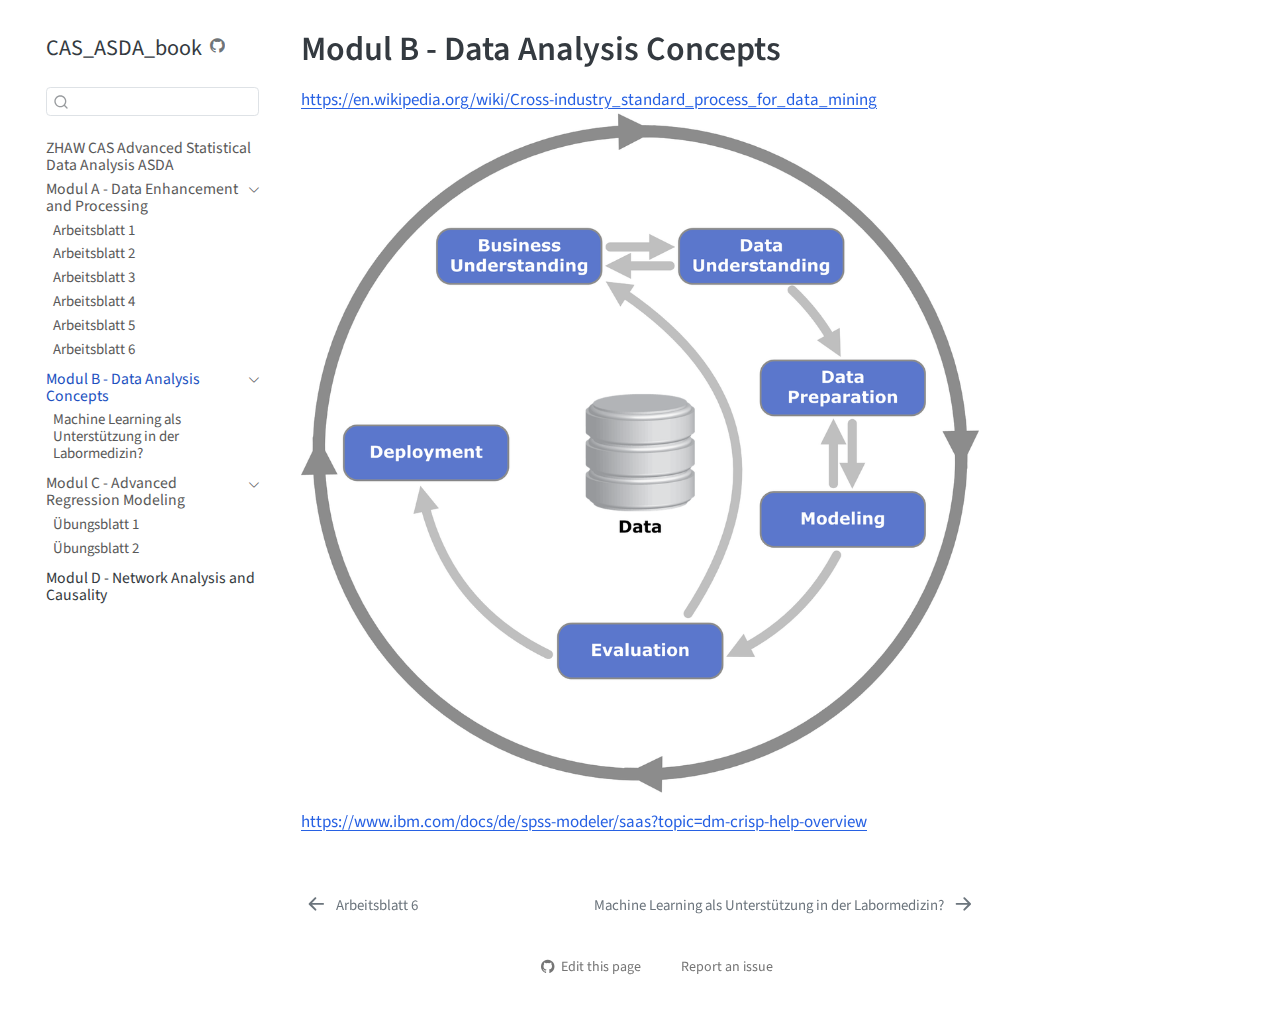
<file: _book/ModulB.html>
<!DOCTYPE html>
<html xmlns="http://www.w3.org/1999/xhtml" lang="en" xml:lang="en"><head>

<meta charset="utf-8">
<meta name="generator" content="quarto-1.5.56">

<meta name="viewport" content="width=device-width, initial-scale=1.0, user-scalable=yes">


<title>Modul B - Data Analysis Concepts – CAS_ASDA_book</title>
<style>
code{white-space: pre-wrap;}
span.smallcaps{font-variant: small-caps;}
div.columns{display: flex; gap: min(4vw, 1.5em);}
div.column{flex: auto; overflow-x: auto;}
div.hanging-indent{margin-left: 1.5em; text-indent: -1.5em;}
ul.task-list{list-style: none;}
ul.task-list li input[type="checkbox"] {
  width: 0.8em;
  margin: 0 0.8em 0.2em -1em; /* quarto-specific, see https://github.com/quarto-dev/quarto-cli/issues/4556 */ 
  vertical-align: middle;
}
</style>


<script src="site_libs/quarto-nav/quarto-nav.js"></script>
<script src="site_libs/quarto-nav/headroom.min.js"></script>
<script src="site_libs/clipboard/clipboard.min.js"></script>
<script src="site_libs/quarto-search/autocomplete.umd.js"></script>
<script src="site_libs/quarto-search/fuse.min.js"></script>
<script src="site_libs/quarto-search/quarto-search.js"></script>
<meta name="quarto:offset" content="./">
<link href="./EPandML.html" rel="next">
<link href="./Arbeitsblatt6.html" rel="prev">
<script src="site_libs/quarto-html/quarto.js"></script>
<script src="site_libs/quarto-html/popper.min.js"></script>
<script src="site_libs/quarto-html/tippy.umd.min.js"></script>
<script src="site_libs/quarto-html/anchor.min.js"></script>
<link href="site_libs/quarto-html/tippy.css" rel="stylesheet">
<link href="site_libs/quarto-html/quarto-syntax-highlighting.css" rel="stylesheet" id="quarto-text-highlighting-styles">
<script src="site_libs/bootstrap/bootstrap.min.js"></script>
<link href="site_libs/bootstrap/bootstrap-icons.css" rel="stylesheet">
<link href="site_libs/bootstrap/bootstrap.min.css" rel="stylesheet" id="quarto-bootstrap" data-mode="light">
<script id="quarto-search-options" type="application/json">{
  "location": "sidebar",
  "copy-button": false,
  "collapse-after": 3,
  "panel-placement": "start",
  "type": "textbox",
  "limit": 50,
  "keyboard-shortcut": [
    "f",
    "/",
    "s"
  ],
  "show-item-context": false,
  "language": {
    "search-no-results-text": "No results",
    "search-matching-documents-text": "matching documents",
    "search-copy-link-title": "Copy link to search",
    "search-hide-matches-text": "Hide additional matches",
    "search-more-match-text": "more match in this document",
    "search-more-matches-text": "more matches in this document",
    "search-clear-button-title": "Clear",
    "search-text-placeholder": "",
    "search-detached-cancel-button-title": "Cancel",
    "search-submit-button-title": "Submit",
    "search-label": "Search"
  }
}</script>


<link rel="stylesheet" href="cas.css">
</head>

<body class="nav-sidebar floating">

<div id="quarto-search-results"></div>
  <header id="quarto-header" class="headroom fixed-top">
  <nav class="quarto-secondary-nav">
    <div class="container-fluid d-flex">
      <button type="button" class="quarto-btn-toggle btn" data-bs-toggle="collapse" role="button" data-bs-target=".quarto-sidebar-collapse-item" aria-controls="quarto-sidebar" aria-expanded="false" aria-label="Toggle sidebar navigation" onclick="if (window.quartoToggleHeadroom) { window.quartoToggleHeadroom(); }">
        <i class="bi bi-layout-text-sidebar-reverse"></i>
      </button>
        <nav class="quarto-page-breadcrumbs" aria-label="breadcrumb"><ol class="breadcrumb"><li class="breadcrumb-item"><a href="./ModulB.html">Modul B - Data Analysis Concepts</a></li></ol></nav>
        <a class="flex-grow-1" role="navigation" data-bs-toggle="collapse" data-bs-target=".quarto-sidebar-collapse-item" aria-controls="quarto-sidebar" aria-expanded="false" aria-label="Toggle sidebar navigation" onclick="if (window.quartoToggleHeadroom) { window.quartoToggleHeadroom(); }">      
        </a>
      <button type="button" class="btn quarto-search-button" aria-label="Search" onclick="window.quartoOpenSearch();">
        <i class="bi bi-search"></i>
      </button>
    </div>
  </nav>
</header>
<!-- content -->
<div id="quarto-content" class="quarto-container page-columns page-rows-contents page-layout-article">
<!-- sidebar -->
  <nav id="quarto-sidebar" class="sidebar collapse collapse-horizontal quarto-sidebar-collapse-item sidebar-navigation floating overflow-auto">
    <div class="pt-lg-2 mt-2 text-left sidebar-header">
    <div class="sidebar-title mb-0 py-0">
      <a href="./">CAS_ASDA_book</a> 
        <div class="sidebar-tools-main">
    <a href="https://github.com/oliverspeer/CAS-ASDA.git" title="Source Code" class="quarto-navigation-tool px-1" aria-label="Source Code"><i class="bi bi-github"></i></a>
</div>
    </div>
      </div>
        <div class="mt-2 flex-shrink-0 align-items-center">
        <div class="sidebar-search">
        <div id="quarto-search" class="" title="Search"></div>
        </div>
        </div>
    <div class="sidebar-menu-container"> 
    <ul class="list-unstyled mt-1">
        <li class="sidebar-item">
  <div class="sidebar-item-container"> 
  <a href="./index.html" class="sidebar-item-text sidebar-link">
 <span class="menu-text">ZHAW CAS Advanced Statistical Data Analysis ASDA</span></a>
  </div>
</li>
        <li class="sidebar-item sidebar-item-section">
      <div class="sidebar-item-container"> 
            <a href="./ModulA.html" class="sidebar-item-text sidebar-link">
 <span class="menu-text">Modul A - Data Enhancement and Processing</span></a>
          <a class="sidebar-item-toggle text-start" data-bs-toggle="collapse" data-bs-target="#quarto-sidebar-section-1" role="navigation" aria-expanded="true" aria-label="Toggle section">
            <i class="bi bi-chevron-right ms-2"></i>
          </a> 
      </div>
      <ul id="quarto-sidebar-section-1" class="collapse list-unstyled sidebar-section depth1 show">  
          <li class="sidebar-item">
  <div class="sidebar-item-container"> 
  <a href="./Arbeitsblatt1.html" class="sidebar-item-text sidebar-link">
 <span class="menu-text">Arbeitsblatt 1</span></a>
  </div>
</li>
          <li class="sidebar-item">
  <div class="sidebar-item-container"> 
  <a href="./Arbeitsblatt2.html" class="sidebar-item-text sidebar-link">
 <span class="menu-text">Arbeitsblatt 2</span></a>
  </div>
</li>
          <li class="sidebar-item">
  <div class="sidebar-item-container"> 
  <a href="./Arbeitsblatt3.html" class="sidebar-item-text sidebar-link">
 <span class="menu-text">Arbeitsblatt 3</span></a>
  </div>
</li>
          <li class="sidebar-item">
  <div class="sidebar-item-container"> 
  <a href="./Arbeitsblatt4.html" class="sidebar-item-text sidebar-link">
 <span class="menu-text">Arbeitsblatt 4</span></a>
  </div>
</li>
          <li class="sidebar-item">
  <div class="sidebar-item-container"> 
  <a href="./Arbeitsblatt5.html" class="sidebar-item-text sidebar-link">
 <span class="menu-text">Arbeitsblatt 5</span></a>
  </div>
</li>
          <li class="sidebar-item">
  <div class="sidebar-item-container"> 
  <a href="./Arbeitsblatt6.html" class="sidebar-item-text sidebar-link">
 <span class="menu-text">Arbeitsblatt 6</span></a>
  </div>
</li>
      </ul>
  </li>
        <li class="sidebar-item sidebar-item-section">
      <div class="sidebar-item-container"> 
            <a href="./ModulB.html" class="sidebar-item-text sidebar-link active">
 <span class="menu-text">Modul B - Data Analysis Concepts</span></a>
          <a class="sidebar-item-toggle text-start" data-bs-toggle="collapse" data-bs-target="#quarto-sidebar-section-2" role="navigation" aria-expanded="true" aria-label="Toggle section">
            <i class="bi bi-chevron-right ms-2"></i>
          </a> 
      </div>
      <ul id="quarto-sidebar-section-2" class="collapse list-unstyled sidebar-section depth1 show">  
          <li class="sidebar-item">
  <div class="sidebar-item-container"> 
  <a href="./EPandML.html" class="sidebar-item-text sidebar-link">
 <span class="menu-text">Machine Learning als Unterstützung in der Labormedizin?</span></a>
  </div>
</li>
      </ul>
  </li>
        <li class="sidebar-item sidebar-item-section">
      <div class="sidebar-item-container"> 
            <a href="./ModulC.html" class="sidebar-item-text sidebar-link">
 <span class="menu-text">Modul C - Advanced Regression Modeling</span></a>
          <a class="sidebar-item-toggle text-start" data-bs-toggle="collapse" data-bs-target="#quarto-sidebar-section-3" role="navigation" aria-expanded="true" aria-label="Toggle section">
            <i class="bi bi-chevron-right ms-2"></i>
          </a> 
      </div>
      <ul id="quarto-sidebar-section-3" class="collapse list-unstyled sidebar-section depth1 show">  
          <li class="sidebar-item">
  <div class="sidebar-item-container"> 
  <a href="./Uebungsblatt01.html" class="sidebar-item-text sidebar-link">
 <span class="menu-text">Übungsblatt 1</span></a>
  </div>
</li>
          <li class="sidebar-item">
  <div class="sidebar-item-container"> 
  <a href="./Uebungsblatt02.html" class="sidebar-item-text sidebar-link">
 <span class="menu-text">Übungsblatt 2</span></a>
  </div>
</li>
      </ul>
  </li>
        <li class="sidebar-item sidebar-item-section">
      <span class="sidebar-item-text sidebar-link text-start">
 <span class="menu-text">Modul D - Network Analysis and Causality</span></span>
  </li>
    </ul>
    </div>
</nav>
<div id="quarto-sidebar-glass" class="quarto-sidebar-collapse-item" data-bs-toggle="collapse" data-bs-target=".quarto-sidebar-collapse-item"></div>
<!-- margin-sidebar -->
    <div id="quarto-margin-sidebar" class="sidebar margin-sidebar zindex-bottom">
        
    </div>
<!-- main -->
<main class="content" id="quarto-document-content">

<header id="title-block-header" class="quarto-title-block default">
<div class="quarto-title">
<h1 class="title">Modul B - Data Analysis Concepts</h1>
</div>



<div class="quarto-title-meta">

    
  
    
  </div>
  


</header>


<p><a href="https://en.wikipedia.org/wiki/Cross-industry_standard_process_for_data_mining" class="uri">https://en.wikipedia.org/wiki/Cross-industry_standard_process_for_data_mining</a> <img src="1024px-CRISP-DM_Process_Diagram.png" class="img-fluid" alt="CRISP-DM"></p>
<p><a href="https://www.ibm.com/docs/de/spss-modeler/saas?topic=dm-crisp-help-overview" class="uri">https://www.ibm.com/docs/de/spss-modeler/saas?topic=dm-crisp-help-overview</a></p>



</main> <!-- /main -->
<script id="quarto-html-after-body" type="application/javascript">
window.document.addEventListener("DOMContentLoaded", function (event) {
  const toggleBodyColorMode = (bsSheetEl) => {
    const mode = bsSheetEl.getAttribute("data-mode");
    const bodyEl = window.document.querySelector("body");
    if (mode === "dark") {
      bodyEl.classList.add("quarto-dark");
      bodyEl.classList.remove("quarto-light");
    } else {
      bodyEl.classList.add("quarto-light");
      bodyEl.classList.remove("quarto-dark");
    }
  }
  const toggleBodyColorPrimary = () => {
    const bsSheetEl = window.document.querySelector("link#quarto-bootstrap");
    if (bsSheetEl) {
      toggleBodyColorMode(bsSheetEl);
    }
  }
  toggleBodyColorPrimary();  
  const icon = "";
  const anchorJS = new window.AnchorJS();
  anchorJS.options = {
    placement: 'right',
    icon: icon
  };
  anchorJS.add('.anchored');
  const isCodeAnnotation = (el) => {
    for (const clz of el.classList) {
      if (clz.startsWith('code-annotation-')) {                     
        return true;
      }
    }
    return false;
  }
  const onCopySuccess = function(e) {
    // button target
    const button = e.trigger;
    // don't keep focus
    button.blur();
    // flash "checked"
    button.classList.add('code-copy-button-checked');
    var currentTitle = button.getAttribute("title");
    button.setAttribute("title", "Copied!");
    let tooltip;
    if (window.bootstrap) {
      button.setAttribute("data-bs-toggle", "tooltip");
      button.setAttribute("data-bs-placement", "left");
      button.setAttribute("data-bs-title", "Copied!");
      tooltip = new bootstrap.Tooltip(button, 
        { trigger: "manual", 
          customClass: "code-copy-button-tooltip",
          offset: [0, -8]});
      tooltip.show();    
    }
    setTimeout(function() {
      if (tooltip) {
        tooltip.hide();
        button.removeAttribute("data-bs-title");
        button.removeAttribute("data-bs-toggle");
        button.removeAttribute("data-bs-placement");
      }
      button.setAttribute("title", currentTitle);
      button.classList.remove('code-copy-button-checked');
    }, 1000);
    // clear code selection
    e.clearSelection();
  }
  const getTextToCopy = function(trigger) {
      const codeEl = trigger.previousElementSibling.cloneNode(true);
      for (const childEl of codeEl.children) {
        if (isCodeAnnotation(childEl)) {
          childEl.remove();
        }
      }
      return codeEl.innerText;
  }
  const clipboard = new window.ClipboardJS('.code-copy-button:not([data-in-quarto-modal])', {
    text: getTextToCopy
  });
  clipboard.on('success', onCopySuccess);
  if (window.document.getElementById('quarto-embedded-source-code-modal')) {
    // For code content inside modals, clipBoardJS needs to be initialized with a container option
    // TODO: Check when it could be a function (https://github.com/zenorocha/clipboard.js/issues/860)
    const clipboardModal = new window.ClipboardJS('.code-copy-button[data-in-quarto-modal]', {
      text: getTextToCopy,
      container: window.document.getElementById('quarto-embedded-source-code-modal')
    });
    clipboardModal.on('success', onCopySuccess);
  }
    var localhostRegex = new RegExp(/^(?:http|https):\/\/localhost\:?[0-9]*\//);
    var mailtoRegex = new RegExp(/^mailto:/);
      var filterRegex = new RegExp('/' + window.location.host + '/');
    var isInternal = (href) => {
        return filterRegex.test(href) || localhostRegex.test(href) || mailtoRegex.test(href);
    }
    // Inspect non-navigation links and adorn them if external
 	var links = window.document.querySelectorAll('a[href]:not(.nav-link):not(.navbar-brand):not(.toc-action):not(.sidebar-link):not(.sidebar-item-toggle):not(.pagination-link):not(.no-external):not([aria-hidden]):not(.dropdown-item):not(.quarto-navigation-tool):not(.about-link)');
    for (var i=0; i<links.length; i++) {
      const link = links[i];
      if (!isInternal(link.href)) {
        // undo the damage that might have been done by quarto-nav.js in the case of
        // links that we want to consider external
        if (link.dataset.originalHref !== undefined) {
          link.href = link.dataset.originalHref;
        }
      }
    }
  function tippyHover(el, contentFn, onTriggerFn, onUntriggerFn) {
    const config = {
      allowHTML: true,
      maxWidth: 500,
      delay: 100,
      arrow: false,
      appendTo: function(el) {
          return el.parentElement;
      },
      interactive: true,
      interactiveBorder: 10,
      theme: 'quarto',
      placement: 'bottom-start',
    };
    if (contentFn) {
      config.content = contentFn;
    }
    if (onTriggerFn) {
      config.onTrigger = onTriggerFn;
    }
    if (onUntriggerFn) {
      config.onUntrigger = onUntriggerFn;
    }
    window.tippy(el, config); 
  }
  const noterefs = window.document.querySelectorAll('a[role="doc-noteref"]');
  for (var i=0; i<noterefs.length; i++) {
    const ref = noterefs[i];
    tippyHover(ref, function() {
      // use id or data attribute instead here
      let href = ref.getAttribute('data-footnote-href') || ref.getAttribute('href');
      try { href = new URL(href).hash; } catch {}
      const id = href.replace(/^#\/?/, "");
      const note = window.document.getElementById(id);
      if (note) {
        return note.innerHTML;
      } else {
        return "";
      }
    });
  }
  const xrefs = window.document.querySelectorAll('a.quarto-xref');
  const processXRef = (id, note) => {
    // Strip column container classes
    const stripColumnClz = (el) => {
      el.classList.remove("page-full", "page-columns");
      if (el.children) {
        for (const child of el.children) {
          stripColumnClz(child);
        }
      }
    }
    stripColumnClz(note)
    if (id === null || id.startsWith('sec-')) {
      // Special case sections, only their first couple elements
      const container = document.createElement("div");
      if (note.children && note.children.length > 2) {
        container.appendChild(note.children[0].cloneNode(true));
        for (let i = 1; i < note.children.length; i++) {
          const child = note.children[i];
          if (child.tagName === "P" && child.innerText === "") {
            continue;
          } else {
            container.appendChild(child.cloneNode(true));
            break;
          }
        }
        if (window.Quarto?.typesetMath) {
          window.Quarto.typesetMath(container);
        }
        return container.innerHTML
      } else {
        if (window.Quarto?.typesetMath) {
          window.Quarto.typesetMath(note);
        }
        return note.innerHTML;
      }
    } else {
      // Remove any anchor links if they are present
      const anchorLink = note.querySelector('a.anchorjs-link');
      if (anchorLink) {
        anchorLink.remove();
      }
      if (window.Quarto?.typesetMath) {
        window.Quarto.typesetMath(note);
      }
      // TODO in 1.5, we should make sure this works without a callout special case
      if (note.classList.contains("callout")) {
        return note.outerHTML;
      } else {
        return note.innerHTML;
      }
    }
  }
  for (var i=0; i<xrefs.length; i++) {
    const xref = xrefs[i];
    tippyHover(xref, undefined, function(instance) {
      instance.disable();
      let url = xref.getAttribute('href');
      let hash = undefined; 
      if (url.startsWith('#')) {
        hash = url;
      } else {
        try { hash = new URL(url).hash; } catch {}
      }
      if (hash) {
        const id = hash.replace(/^#\/?/, "");
        const note = window.document.getElementById(id);
        if (note !== null) {
          try {
            const html = processXRef(id, note.cloneNode(true));
            instance.setContent(html);
          } finally {
            instance.enable();
            instance.show();
          }
        } else {
          // See if we can fetch this
          fetch(url.split('#')[0])
          .then(res => res.text())
          .then(html => {
            const parser = new DOMParser();
            const htmlDoc = parser.parseFromString(html, "text/html");
            const note = htmlDoc.getElementById(id);
            if (note !== null) {
              const html = processXRef(id, note);
              instance.setContent(html);
            } 
          }).finally(() => {
            instance.enable();
            instance.show();
          });
        }
      } else {
        // See if we can fetch a full url (with no hash to target)
        // This is a special case and we should probably do some content thinning / targeting
        fetch(url)
        .then(res => res.text())
        .then(html => {
          const parser = new DOMParser();
          const htmlDoc = parser.parseFromString(html, "text/html");
          const note = htmlDoc.querySelector('main.content');
          if (note !== null) {
            // This should only happen for chapter cross references
            // (since there is no id in the URL)
            // remove the first header
            if (note.children.length > 0 && note.children[0].tagName === "HEADER") {
              note.children[0].remove();
            }
            const html = processXRef(null, note);
            instance.setContent(html);
          } 
        }).finally(() => {
          instance.enable();
          instance.show();
        });
      }
    }, function(instance) {
    });
  }
      let selectedAnnoteEl;
      const selectorForAnnotation = ( cell, annotation) => {
        let cellAttr = 'data-code-cell="' + cell + '"';
        let lineAttr = 'data-code-annotation="' +  annotation + '"';
        const selector = 'span[' + cellAttr + '][' + lineAttr + ']';
        return selector;
      }
      const selectCodeLines = (annoteEl) => {
        const doc = window.document;
        const targetCell = annoteEl.getAttribute("data-target-cell");
        const targetAnnotation = annoteEl.getAttribute("data-target-annotation");
        const annoteSpan = window.document.querySelector(selectorForAnnotation(targetCell, targetAnnotation));
        const lines = annoteSpan.getAttribute("data-code-lines").split(",");
        const lineIds = lines.map((line) => {
          return targetCell + "-" + line;
        })
        let top = null;
        let height = null;
        let parent = null;
        if (lineIds.length > 0) {
            //compute the position of the single el (top and bottom and make a div)
            const el = window.document.getElementById(lineIds[0]);
            top = el.offsetTop;
            height = el.offsetHeight;
            parent = el.parentElement.parentElement;
          if (lineIds.length > 1) {
            const lastEl = window.document.getElementById(lineIds[lineIds.length - 1]);
            const bottom = lastEl.offsetTop + lastEl.offsetHeight;
            height = bottom - top;
          }
          if (top !== null && height !== null && parent !== null) {
            // cook up a div (if necessary) and position it 
            let div = window.document.getElementById("code-annotation-line-highlight");
            if (div === null) {
              div = window.document.createElement("div");
              div.setAttribute("id", "code-annotation-line-highlight");
              div.style.position = 'absolute';
              parent.appendChild(div);
            }
            div.style.top = top - 2 + "px";
            div.style.height = height + 4 + "px";
            div.style.left = 0;
            let gutterDiv = window.document.getElementById("code-annotation-line-highlight-gutter");
            if (gutterDiv === null) {
              gutterDiv = window.document.createElement("div");
              gutterDiv.setAttribute("id", "code-annotation-line-highlight-gutter");
              gutterDiv.style.position = 'absolute';
              const codeCell = window.document.getElementById(targetCell);
              const gutter = codeCell.querySelector('.code-annotation-gutter');
              gutter.appendChild(gutterDiv);
            }
            gutterDiv.style.top = top - 2 + "px";
            gutterDiv.style.height = height + 4 + "px";
          }
          selectedAnnoteEl = annoteEl;
        }
      };
      const unselectCodeLines = () => {
        const elementsIds = ["code-annotation-line-highlight", "code-annotation-line-highlight-gutter"];
        elementsIds.forEach((elId) => {
          const div = window.document.getElementById(elId);
          if (div) {
            div.remove();
          }
        });
        selectedAnnoteEl = undefined;
      };
        // Handle positioning of the toggle
    window.addEventListener(
      "resize",
      throttle(() => {
        elRect = undefined;
        if (selectedAnnoteEl) {
          selectCodeLines(selectedAnnoteEl);
        }
      }, 10)
    );
    function throttle(fn, ms) {
    let throttle = false;
    let timer;
      return (...args) => {
        if(!throttle) { // first call gets through
            fn.apply(this, args);
            throttle = true;
        } else { // all the others get throttled
            if(timer) clearTimeout(timer); // cancel #2
            timer = setTimeout(() => {
              fn.apply(this, args);
              timer = throttle = false;
            }, ms);
        }
      };
    }
      // Attach click handler to the DT
      const annoteDls = window.document.querySelectorAll('dt[data-target-cell]');
      for (const annoteDlNode of annoteDls) {
        annoteDlNode.addEventListener('click', (event) => {
          const clickedEl = event.target;
          if (clickedEl !== selectedAnnoteEl) {
            unselectCodeLines();
            const activeEl = window.document.querySelector('dt[data-target-cell].code-annotation-active');
            if (activeEl) {
              activeEl.classList.remove('code-annotation-active');
            }
            selectCodeLines(clickedEl);
            clickedEl.classList.add('code-annotation-active');
          } else {
            // Unselect the line
            unselectCodeLines();
            clickedEl.classList.remove('code-annotation-active');
          }
        });
      }
  const findCites = (el) => {
    const parentEl = el.parentElement;
    if (parentEl) {
      const cites = parentEl.dataset.cites;
      if (cites) {
        return {
          el,
          cites: cites.split(' ')
        };
      } else {
        return findCites(el.parentElement)
      }
    } else {
      return undefined;
    }
  };
  var bibliorefs = window.document.querySelectorAll('a[role="doc-biblioref"]');
  for (var i=0; i<bibliorefs.length; i++) {
    const ref = bibliorefs[i];
    const citeInfo = findCites(ref);
    if (citeInfo) {
      tippyHover(citeInfo.el, function() {
        var popup = window.document.createElement('div');
        citeInfo.cites.forEach(function(cite) {
          var citeDiv = window.document.createElement('div');
          citeDiv.classList.add('hanging-indent');
          citeDiv.classList.add('csl-entry');
          var biblioDiv = window.document.getElementById('ref-' + cite);
          if (biblioDiv) {
            citeDiv.innerHTML = biblioDiv.innerHTML;
          }
          popup.appendChild(citeDiv);
        });
        return popup.innerHTML;
      });
    }
  }
});
</script>
<nav class="page-navigation">
  <div class="nav-page nav-page-previous">
      <a href="./Arbeitsblatt6.html" class="pagination-link" aria-label="Arbeitsblatt 6">
        <i class="bi bi-arrow-left-short"></i> <span class="nav-page-text">Arbeitsblatt 6</span>
      </a>          
  </div>
  <div class="nav-page nav-page-next">
      <a href="./EPandML.html" class="pagination-link" aria-label="Machine Learning als Unterstützung in der Labormedizin?">
        <span class="nav-page-text">Machine Learning als Unterstützung in der Labormedizin?</span> <i class="bi bi-arrow-right-short"></i>
      </a>
  </div>
</nav>
</div> <!-- /content -->




<footer class="footer"><div class="nav-footer"><div class="nav-footer-center"><div class="toc-actions"><ul><li><a href="https://github.com/oliverspeer/CAS-ASDA.git/edit/main/ModulB.qmd" class="toc-action"><i class="bi bi-github"></i>Edit this page</a></li><li><a href="https://github.com/oliverspeer/CAS-ASDA.git/issues/new" class="toc-action"><i class="bi empty"></i>Report an issue</a></li></ul></div></div></div></footer></body></html>
</file>
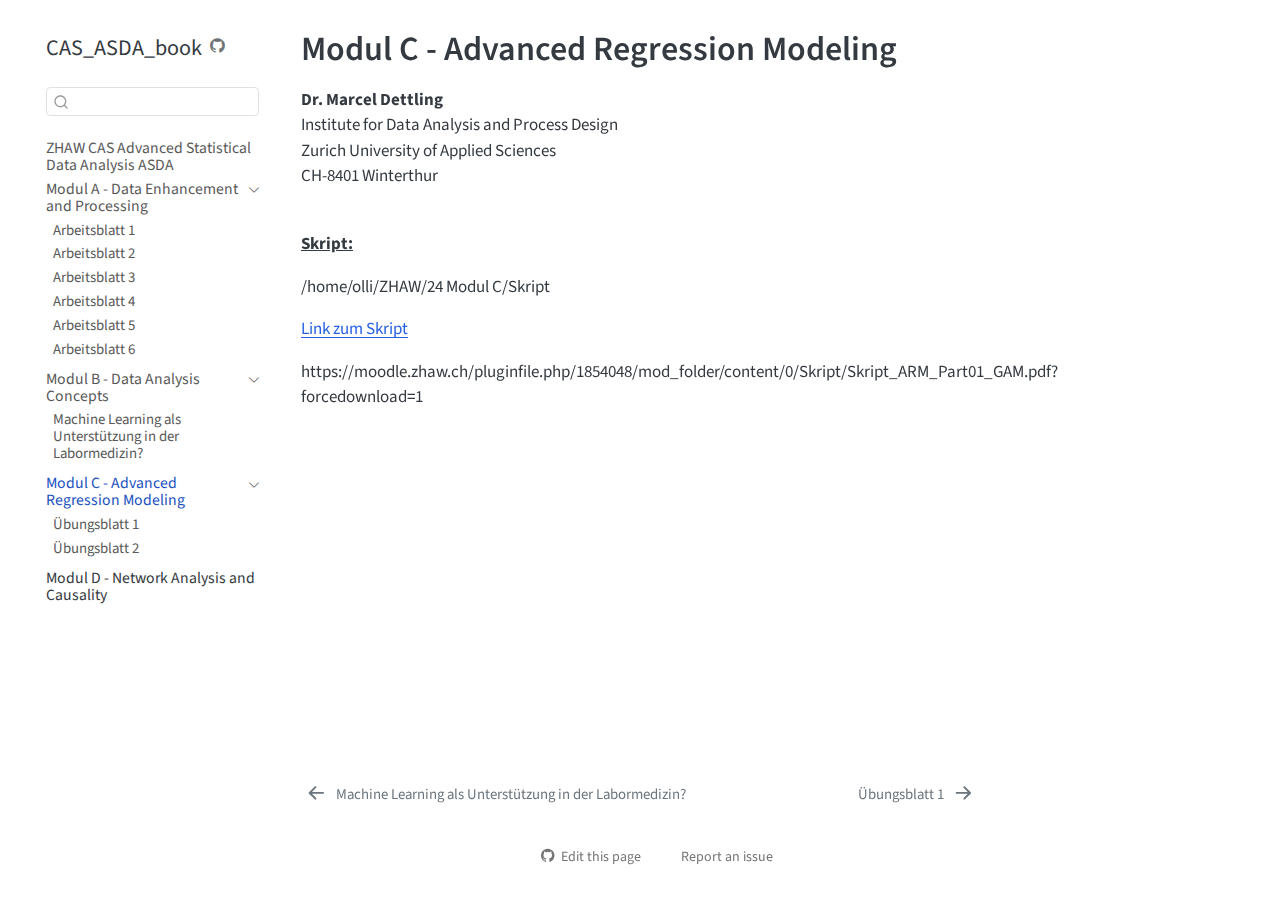
<file: _book/ModulC.html>
<!DOCTYPE html>
<html xmlns="http://www.w3.org/1999/xhtml" lang="en" xml:lang="en"><head>

<meta charset="utf-8">
<meta name="generator" content="quarto-1.5.56">

<meta name="viewport" content="width=device-width, initial-scale=1.0, user-scalable=yes">


<title>Modul C - Advanced Regression Modeling – CAS_ASDA_book</title>
<style>
code{white-space: pre-wrap;}
span.smallcaps{font-variant: small-caps;}
div.columns{display: flex; gap: min(4vw, 1.5em);}
div.column{flex: auto; overflow-x: auto;}
div.hanging-indent{margin-left: 1.5em; text-indent: -1.5em;}
ul.task-list{list-style: none;}
ul.task-list li input[type="checkbox"] {
  width: 0.8em;
  margin: 0 0.8em 0.2em -1em; /* quarto-specific, see https://github.com/quarto-dev/quarto-cli/issues/4556 */ 
  vertical-align: middle;
}
</style>


<script src="site_libs/quarto-nav/quarto-nav.js"></script>
<script src="site_libs/quarto-nav/headroom.min.js"></script>
<script src="site_libs/clipboard/clipboard.min.js"></script>
<script src="site_libs/quarto-search/autocomplete.umd.js"></script>
<script src="site_libs/quarto-search/fuse.min.js"></script>
<script src="site_libs/quarto-search/quarto-search.js"></script>
<meta name="quarto:offset" content="./">
<link href="./Uebungsblatt01.html" rel="next">
<link href="./EPandML.html" rel="prev">
<script src="site_libs/quarto-html/quarto.js"></script>
<script src="site_libs/quarto-html/popper.min.js"></script>
<script src="site_libs/quarto-html/tippy.umd.min.js"></script>
<script src="site_libs/quarto-html/anchor.min.js"></script>
<link href="site_libs/quarto-html/tippy.css" rel="stylesheet">
<link href="site_libs/quarto-html/quarto-syntax-highlighting.css" rel="stylesheet" id="quarto-text-highlighting-styles">
<script src="site_libs/bootstrap/bootstrap.min.js"></script>
<link href="site_libs/bootstrap/bootstrap-icons.css" rel="stylesheet">
<link href="site_libs/bootstrap/bootstrap.min.css" rel="stylesheet" id="quarto-bootstrap" data-mode="light">
<script id="quarto-search-options" type="application/json">{
  "location": "sidebar",
  "copy-button": false,
  "collapse-after": 3,
  "panel-placement": "start",
  "type": "textbox",
  "limit": 50,
  "keyboard-shortcut": [
    "f",
    "/",
    "s"
  ],
  "show-item-context": false,
  "language": {
    "search-no-results-text": "No results",
    "search-matching-documents-text": "matching documents",
    "search-copy-link-title": "Copy link to search",
    "search-hide-matches-text": "Hide additional matches",
    "search-more-match-text": "more match in this document",
    "search-more-matches-text": "more matches in this document",
    "search-clear-button-title": "Clear",
    "search-text-placeholder": "",
    "search-detached-cancel-button-title": "Cancel",
    "search-submit-button-title": "Submit",
    "search-label": "Search"
  }
}</script>


<link rel="stylesheet" href="cas.css">
</head>

<body class="nav-sidebar floating">

<div id="quarto-search-results"></div>
  <header id="quarto-header" class="headroom fixed-top">
  <nav class="quarto-secondary-nav">
    <div class="container-fluid d-flex">
      <button type="button" class="quarto-btn-toggle btn" data-bs-toggle="collapse" role="button" data-bs-target=".quarto-sidebar-collapse-item" aria-controls="quarto-sidebar" aria-expanded="false" aria-label="Toggle sidebar navigation" onclick="if (window.quartoToggleHeadroom) { window.quartoToggleHeadroom(); }">
        <i class="bi bi-layout-text-sidebar-reverse"></i>
      </button>
        <nav class="quarto-page-breadcrumbs" aria-label="breadcrumb"><ol class="breadcrumb"><li class="breadcrumb-item"><a href="./ModulC.html">Modul C - Advanced Regression Modeling</a></li></ol></nav>
        <a class="flex-grow-1" role="navigation" data-bs-toggle="collapse" data-bs-target=".quarto-sidebar-collapse-item" aria-controls="quarto-sidebar" aria-expanded="false" aria-label="Toggle sidebar navigation" onclick="if (window.quartoToggleHeadroom) { window.quartoToggleHeadroom(); }">      
        </a>
      <button type="button" class="btn quarto-search-button" aria-label="Search" onclick="window.quartoOpenSearch();">
        <i class="bi bi-search"></i>
      </button>
    </div>
  </nav>
</header>
<!-- content -->
<div id="quarto-content" class="quarto-container page-columns page-rows-contents page-layout-article">
<!-- sidebar -->
  <nav id="quarto-sidebar" class="sidebar collapse collapse-horizontal quarto-sidebar-collapse-item sidebar-navigation floating overflow-auto">
    <div class="pt-lg-2 mt-2 text-left sidebar-header">
    <div class="sidebar-title mb-0 py-0">
      <a href="./">CAS_ASDA_book</a> 
        <div class="sidebar-tools-main">
    <a href="https://github.com/oliverspeer/CAS-ASDA.git" title="Source Code" class="quarto-navigation-tool px-1" aria-label="Source Code"><i class="bi bi-github"></i></a>
</div>
    </div>
      </div>
        <div class="mt-2 flex-shrink-0 align-items-center">
        <div class="sidebar-search">
        <div id="quarto-search" class="" title="Search"></div>
        </div>
        </div>
    <div class="sidebar-menu-container"> 
    <ul class="list-unstyled mt-1">
        <li class="sidebar-item">
  <div class="sidebar-item-container"> 
  <a href="./index.html" class="sidebar-item-text sidebar-link">
 <span class="menu-text">ZHAW CAS Advanced Statistical Data Analysis ASDA</span></a>
  </div>
</li>
        <li class="sidebar-item sidebar-item-section">
      <div class="sidebar-item-container"> 
            <a href="./ModulA.html" class="sidebar-item-text sidebar-link">
 <span class="menu-text">Modul A - Data Enhancement and Processing</span></a>
          <a class="sidebar-item-toggle text-start" data-bs-toggle="collapse" data-bs-target="#quarto-sidebar-section-1" role="navigation" aria-expanded="true" aria-label="Toggle section">
            <i class="bi bi-chevron-right ms-2"></i>
          </a> 
      </div>
      <ul id="quarto-sidebar-section-1" class="collapse list-unstyled sidebar-section depth1 show">  
          <li class="sidebar-item">
  <div class="sidebar-item-container"> 
  <a href="./Arbeitsblatt1.html" class="sidebar-item-text sidebar-link">
 <span class="menu-text">Arbeitsblatt 1</span></a>
  </div>
</li>
          <li class="sidebar-item">
  <div class="sidebar-item-container"> 
  <a href="./Arbeitsblatt2.html" class="sidebar-item-text sidebar-link">
 <span class="menu-text">Arbeitsblatt 2</span></a>
  </div>
</li>
          <li class="sidebar-item">
  <div class="sidebar-item-container"> 
  <a href="./Arbeitsblatt3.html" class="sidebar-item-text sidebar-link">
 <span class="menu-text">Arbeitsblatt 3</span></a>
  </div>
</li>
          <li class="sidebar-item">
  <div class="sidebar-item-container"> 
  <a href="./Arbeitsblatt4.html" class="sidebar-item-text sidebar-link">
 <span class="menu-text">Arbeitsblatt 4</span></a>
  </div>
</li>
          <li class="sidebar-item">
  <div class="sidebar-item-container"> 
  <a href="./Arbeitsblatt5.html" class="sidebar-item-text sidebar-link">
 <span class="menu-text">Arbeitsblatt 5</span></a>
  </div>
</li>
          <li class="sidebar-item">
  <div class="sidebar-item-container"> 
  <a href="./Arbeitsblatt6.html" class="sidebar-item-text sidebar-link">
 <span class="menu-text">Arbeitsblatt 6</span></a>
  </div>
</li>
      </ul>
  </li>
        <li class="sidebar-item sidebar-item-section">
      <div class="sidebar-item-container"> 
            <a href="./ModulB.html" class="sidebar-item-text sidebar-link">
 <span class="menu-text">Modul B - Data Analysis Concepts</span></a>
          <a class="sidebar-item-toggle text-start" data-bs-toggle="collapse" data-bs-target="#quarto-sidebar-section-2" role="navigation" aria-expanded="true" aria-label="Toggle section">
            <i class="bi bi-chevron-right ms-2"></i>
          </a> 
      </div>
      <ul id="quarto-sidebar-section-2" class="collapse list-unstyled sidebar-section depth1 show">  
          <li class="sidebar-item">
  <div class="sidebar-item-container"> 
  <a href="./EPandML.html" class="sidebar-item-text sidebar-link">
 <span class="menu-text">Machine Learning als Unterstützung in der Labormedizin?</span></a>
  </div>
</li>
      </ul>
  </li>
        <li class="sidebar-item sidebar-item-section">
      <div class="sidebar-item-container"> 
            <a href="./ModulC.html" class="sidebar-item-text sidebar-link active">
 <span class="menu-text">Modul C - Advanced Regression Modeling</span></a>
          <a class="sidebar-item-toggle text-start" data-bs-toggle="collapse" data-bs-target="#quarto-sidebar-section-3" role="navigation" aria-expanded="true" aria-label="Toggle section">
            <i class="bi bi-chevron-right ms-2"></i>
          </a> 
      </div>
      <ul id="quarto-sidebar-section-3" class="collapse list-unstyled sidebar-section depth1 show">  
          <li class="sidebar-item">
  <div class="sidebar-item-container"> 
  <a href="./Uebungsblatt01.html" class="sidebar-item-text sidebar-link">
 <span class="menu-text">Übungsblatt 1</span></a>
  </div>
</li>
          <li class="sidebar-item">
  <div class="sidebar-item-container"> 
  <a href="./Uebungsblatt02.html" class="sidebar-item-text sidebar-link">
 <span class="menu-text">Übungsblatt 2</span></a>
  </div>
</li>
      </ul>
  </li>
        <li class="sidebar-item sidebar-item-section">
      <span class="sidebar-item-text sidebar-link text-start">
 <span class="menu-text">Modul D - Network Analysis and Causality</span></span>
  </li>
    </ul>
    </div>
</nav>
<div id="quarto-sidebar-glass" class="quarto-sidebar-collapse-item" data-bs-toggle="collapse" data-bs-target=".quarto-sidebar-collapse-item"></div>
<!-- margin-sidebar -->
    <div id="quarto-margin-sidebar" class="sidebar margin-sidebar zindex-bottom">
        
    </div>
<!-- main -->
<main class="content" id="quarto-document-content">

<header id="title-block-header" class="quarto-title-block default">
<div class="quarto-title">
<h1 class="title">Modul C - Advanced Regression Modeling</h1>
</div>



<div class="quarto-title-meta">

    
  
    
  </div>
  


</header>


<p><strong>Dr.&nbsp;Marcel Dettling</strong><br>
Institute for Data Analysis and Process Design<br>
Zurich University of Applied Sciences<br>
CH-8401 Winterthur<br><br></p>
<p><u><strong>Skript:</strong></u></p>
<p>/home/olli/ZHAW/24 Modul C/Skript</p>
<p><a href="https://moodle.zhaw.ch/pluginfile.php/1854048/mod_folder/content/0/Skript/Skript_ARM_Part01_GAM.pdf?forcedownload=1">Link zum Skript</a></p>
<p>https://moodle.zhaw.ch/pluginfile.php/1854048/mod_folder/content/0/Skript/Skript_ARM_Part01_GAM.pdf?forcedownload=1</p>



</main> <!-- /main -->
<script id="quarto-html-after-body" type="application/javascript">
window.document.addEventListener("DOMContentLoaded", function (event) {
  const toggleBodyColorMode = (bsSheetEl) => {
    const mode = bsSheetEl.getAttribute("data-mode");
    const bodyEl = window.document.querySelector("body");
    if (mode === "dark") {
      bodyEl.classList.add("quarto-dark");
      bodyEl.classList.remove("quarto-light");
    } else {
      bodyEl.classList.add("quarto-light");
      bodyEl.classList.remove("quarto-dark");
    }
  }
  const toggleBodyColorPrimary = () => {
    const bsSheetEl = window.document.querySelector("link#quarto-bootstrap");
    if (bsSheetEl) {
      toggleBodyColorMode(bsSheetEl);
    }
  }
  toggleBodyColorPrimary();  
  const icon = "";
  const anchorJS = new window.AnchorJS();
  anchorJS.options = {
    placement: 'right',
    icon: icon
  };
  anchorJS.add('.anchored');
  const isCodeAnnotation = (el) => {
    for (const clz of el.classList) {
      if (clz.startsWith('code-annotation-')) {                     
        return true;
      }
    }
    return false;
  }
  const onCopySuccess = function(e) {
    // button target
    const button = e.trigger;
    // don't keep focus
    button.blur();
    // flash "checked"
    button.classList.add('code-copy-button-checked');
    var currentTitle = button.getAttribute("title");
    button.setAttribute("title", "Copied!");
    let tooltip;
    if (window.bootstrap) {
      button.setAttribute("data-bs-toggle", "tooltip");
      button.setAttribute("data-bs-placement", "left");
      button.setAttribute("data-bs-title", "Copied!");
      tooltip = new bootstrap.Tooltip(button, 
        { trigger: "manual", 
          customClass: "code-copy-button-tooltip",
          offset: [0, -8]});
      tooltip.show();    
    }
    setTimeout(function() {
      if (tooltip) {
        tooltip.hide();
        button.removeAttribute("data-bs-title");
        button.removeAttribute("data-bs-toggle");
        button.removeAttribute("data-bs-placement");
      }
      button.setAttribute("title", currentTitle);
      button.classList.remove('code-copy-button-checked');
    }, 1000);
    // clear code selection
    e.clearSelection();
  }
  const getTextToCopy = function(trigger) {
      const codeEl = trigger.previousElementSibling.cloneNode(true);
      for (const childEl of codeEl.children) {
        if (isCodeAnnotation(childEl)) {
          childEl.remove();
        }
      }
      return codeEl.innerText;
  }
  const clipboard = new window.ClipboardJS('.code-copy-button:not([data-in-quarto-modal])', {
    text: getTextToCopy
  });
  clipboard.on('success', onCopySuccess);
  if (window.document.getElementById('quarto-embedded-source-code-modal')) {
    // For code content inside modals, clipBoardJS needs to be initialized with a container option
    // TODO: Check when it could be a function (https://github.com/zenorocha/clipboard.js/issues/860)
    const clipboardModal = new window.ClipboardJS('.code-copy-button[data-in-quarto-modal]', {
      text: getTextToCopy,
      container: window.document.getElementById('quarto-embedded-source-code-modal')
    });
    clipboardModal.on('success', onCopySuccess);
  }
    var localhostRegex = new RegExp(/^(?:http|https):\/\/localhost\:?[0-9]*\//);
    var mailtoRegex = new RegExp(/^mailto:/);
      var filterRegex = new RegExp('/' + window.location.host + '/');
    var isInternal = (href) => {
        return filterRegex.test(href) || localhostRegex.test(href) || mailtoRegex.test(href);
    }
    // Inspect non-navigation links and adorn them if external
 	var links = window.document.querySelectorAll('a[href]:not(.nav-link):not(.navbar-brand):not(.toc-action):not(.sidebar-link):not(.sidebar-item-toggle):not(.pagination-link):not(.no-external):not([aria-hidden]):not(.dropdown-item):not(.quarto-navigation-tool):not(.about-link)');
    for (var i=0; i<links.length; i++) {
      const link = links[i];
      if (!isInternal(link.href)) {
        // undo the damage that might have been done by quarto-nav.js in the case of
        // links that we want to consider external
        if (link.dataset.originalHref !== undefined) {
          link.href = link.dataset.originalHref;
        }
      }
    }
  function tippyHover(el, contentFn, onTriggerFn, onUntriggerFn) {
    const config = {
      allowHTML: true,
      maxWidth: 500,
      delay: 100,
      arrow: false,
      appendTo: function(el) {
          return el.parentElement;
      },
      interactive: true,
      interactiveBorder: 10,
      theme: 'quarto',
      placement: 'bottom-start',
    };
    if (contentFn) {
      config.content = contentFn;
    }
    if (onTriggerFn) {
      config.onTrigger = onTriggerFn;
    }
    if (onUntriggerFn) {
      config.onUntrigger = onUntriggerFn;
    }
    window.tippy(el, config); 
  }
  const noterefs = window.document.querySelectorAll('a[role="doc-noteref"]');
  for (var i=0; i<noterefs.length; i++) {
    const ref = noterefs[i];
    tippyHover(ref, function() {
      // use id or data attribute instead here
      let href = ref.getAttribute('data-footnote-href') || ref.getAttribute('href');
      try { href = new URL(href).hash; } catch {}
      const id = href.replace(/^#\/?/, "");
      const note = window.document.getElementById(id);
      if (note) {
        return note.innerHTML;
      } else {
        return "";
      }
    });
  }
  const xrefs = window.document.querySelectorAll('a.quarto-xref');
  const processXRef = (id, note) => {
    // Strip column container classes
    const stripColumnClz = (el) => {
      el.classList.remove("page-full", "page-columns");
      if (el.children) {
        for (const child of el.children) {
          stripColumnClz(child);
        }
      }
    }
    stripColumnClz(note)
    if (id === null || id.startsWith('sec-')) {
      // Special case sections, only their first couple elements
      const container = document.createElement("div");
      if (note.children && note.children.length > 2) {
        container.appendChild(note.children[0].cloneNode(true));
        for (let i = 1; i < note.children.length; i++) {
          const child = note.children[i];
          if (child.tagName === "P" && child.innerText === "") {
            continue;
          } else {
            container.appendChild(child.cloneNode(true));
            break;
          }
        }
        if (window.Quarto?.typesetMath) {
          window.Quarto.typesetMath(container);
        }
        return container.innerHTML
      } else {
        if (window.Quarto?.typesetMath) {
          window.Quarto.typesetMath(note);
        }
        return note.innerHTML;
      }
    } else {
      // Remove any anchor links if they are present
      const anchorLink = note.querySelector('a.anchorjs-link');
      if (anchorLink) {
        anchorLink.remove();
      }
      if (window.Quarto?.typesetMath) {
        window.Quarto.typesetMath(note);
      }
      // TODO in 1.5, we should make sure this works without a callout special case
      if (note.classList.contains("callout")) {
        return note.outerHTML;
      } else {
        return note.innerHTML;
      }
    }
  }
  for (var i=0; i<xrefs.length; i++) {
    const xref = xrefs[i];
    tippyHover(xref, undefined, function(instance) {
      instance.disable();
      let url = xref.getAttribute('href');
      let hash = undefined; 
      if (url.startsWith('#')) {
        hash = url;
      } else {
        try { hash = new URL(url).hash; } catch {}
      }
      if (hash) {
        const id = hash.replace(/^#\/?/, "");
        const note = window.document.getElementById(id);
        if (note !== null) {
          try {
            const html = processXRef(id, note.cloneNode(true));
            instance.setContent(html);
          } finally {
            instance.enable();
            instance.show();
          }
        } else {
          // See if we can fetch this
          fetch(url.split('#')[0])
          .then(res => res.text())
          .then(html => {
            const parser = new DOMParser();
            const htmlDoc = parser.parseFromString(html, "text/html");
            const note = htmlDoc.getElementById(id);
            if (note !== null) {
              const html = processXRef(id, note);
              instance.setContent(html);
            } 
          }).finally(() => {
            instance.enable();
            instance.show();
          });
        }
      } else {
        // See if we can fetch a full url (with no hash to target)
        // This is a special case and we should probably do some content thinning / targeting
        fetch(url)
        .then(res => res.text())
        .then(html => {
          const parser = new DOMParser();
          const htmlDoc = parser.parseFromString(html, "text/html");
          const note = htmlDoc.querySelector('main.content');
          if (note !== null) {
            // This should only happen for chapter cross references
            // (since there is no id in the URL)
            // remove the first header
            if (note.children.length > 0 && note.children[0].tagName === "HEADER") {
              note.children[0].remove();
            }
            const html = processXRef(null, note);
            instance.setContent(html);
          } 
        }).finally(() => {
          instance.enable();
          instance.show();
        });
      }
    }, function(instance) {
    });
  }
      let selectedAnnoteEl;
      const selectorForAnnotation = ( cell, annotation) => {
        let cellAttr = 'data-code-cell="' + cell + '"';
        let lineAttr = 'data-code-annotation="' +  annotation + '"';
        const selector = 'span[' + cellAttr + '][' + lineAttr + ']';
        return selector;
      }
      const selectCodeLines = (annoteEl) => {
        const doc = window.document;
        const targetCell = annoteEl.getAttribute("data-target-cell");
        const targetAnnotation = annoteEl.getAttribute("data-target-annotation");
        const annoteSpan = window.document.querySelector(selectorForAnnotation(targetCell, targetAnnotation));
        const lines = annoteSpan.getAttribute("data-code-lines").split(",");
        const lineIds = lines.map((line) => {
          return targetCell + "-" + line;
        })
        let top = null;
        let height = null;
        let parent = null;
        if (lineIds.length > 0) {
            //compute the position of the single el (top and bottom and make a div)
            const el = window.document.getElementById(lineIds[0]);
            top = el.offsetTop;
            height = el.offsetHeight;
            parent = el.parentElement.parentElement;
          if (lineIds.length > 1) {
            const lastEl = window.document.getElementById(lineIds[lineIds.length - 1]);
            const bottom = lastEl.offsetTop + lastEl.offsetHeight;
            height = bottom - top;
          }
          if (top !== null && height !== null && parent !== null) {
            // cook up a div (if necessary) and position it 
            let div = window.document.getElementById("code-annotation-line-highlight");
            if (div === null) {
              div = window.document.createElement("div");
              div.setAttribute("id", "code-annotation-line-highlight");
              div.style.position = 'absolute';
              parent.appendChild(div);
            }
            div.style.top = top - 2 + "px";
            div.style.height = height + 4 + "px";
            div.style.left = 0;
            let gutterDiv = window.document.getElementById("code-annotation-line-highlight-gutter");
            if (gutterDiv === null) {
              gutterDiv = window.document.createElement("div");
              gutterDiv.setAttribute("id", "code-annotation-line-highlight-gutter");
              gutterDiv.style.position = 'absolute';
              const codeCell = window.document.getElementById(targetCell);
              const gutter = codeCell.querySelector('.code-annotation-gutter');
              gutter.appendChild(gutterDiv);
            }
            gutterDiv.style.top = top - 2 + "px";
            gutterDiv.style.height = height + 4 + "px";
          }
          selectedAnnoteEl = annoteEl;
        }
      };
      const unselectCodeLines = () => {
        const elementsIds = ["code-annotation-line-highlight", "code-annotation-line-highlight-gutter"];
        elementsIds.forEach((elId) => {
          const div = window.document.getElementById(elId);
          if (div) {
            div.remove();
          }
        });
        selectedAnnoteEl = undefined;
      };
        // Handle positioning of the toggle
    window.addEventListener(
      "resize",
      throttle(() => {
        elRect = undefined;
        if (selectedAnnoteEl) {
          selectCodeLines(selectedAnnoteEl);
        }
      }, 10)
    );
    function throttle(fn, ms) {
    let throttle = false;
    let timer;
      return (...args) => {
        if(!throttle) { // first call gets through
            fn.apply(this, args);
            throttle = true;
        } else { // all the others get throttled
            if(timer) clearTimeout(timer); // cancel #2
            timer = setTimeout(() => {
              fn.apply(this, args);
              timer = throttle = false;
            }, ms);
        }
      };
    }
      // Attach click handler to the DT
      const annoteDls = window.document.querySelectorAll('dt[data-target-cell]');
      for (const annoteDlNode of annoteDls) {
        annoteDlNode.addEventListener('click', (event) => {
          const clickedEl = event.target;
          if (clickedEl !== selectedAnnoteEl) {
            unselectCodeLines();
            const activeEl = window.document.querySelector('dt[data-target-cell].code-annotation-active');
            if (activeEl) {
              activeEl.classList.remove('code-annotation-active');
            }
            selectCodeLines(clickedEl);
            clickedEl.classList.add('code-annotation-active');
          } else {
            // Unselect the line
            unselectCodeLines();
            clickedEl.classList.remove('code-annotation-active');
          }
        });
      }
  const findCites = (el) => {
    const parentEl = el.parentElement;
    if (parentEl) {
      const cites = parentEl.dataset.cites;
      if (cites) {
        return {
          el,
          cites: cites.split(' ')
        };
      } else {
        return findCites(el.parentElement)
      }
    } else {
      return undefined;
    }
  };
  var bibliorefs = window.document.querySelectorAll('a[role="doc-biblioref"]');
  for (var i=0; i<bibliorefs.length; i++) {
    const ref = bibliorefs[i];
    const citeInfo = findCites(ref);
    if (citeInfo) {
      tippyHover(citeInfo.el, function() {
        var popup = window.document.createElement('div');
        citeInfo.cites.forEach(function(cite) {
          var citeDiv = window.document.createElement('div');
          citeDiv.classList.add('hanging-indent');
          citeDiv.classList.add('csl-entry');
          var biblioDiv = window.document.getElementById('ref-' + cite);
          if (biblioDiv) {
            citeDiv.innerHTML = biblioDiv.innerHTML;
          }
          popup.appendChild(citeDiv);
        });
        return popup.innerHTML;
      });
    }
  }
});
</script>
<nav class="page-navigation">
  <div class="nav-page nav-page-previous">
      <a href="./EPandML.html" class="pagination-link" aria-label="Machine Learning als Unterstützung in der Labormedizin?">
        <i class="bi bi-arrow-left-short"></i> <span class="nav-page-text">Machine Learning als Unterstützung in der Labormedizin?</span>
      </a>          
  </div>
  <div class="nav-page nav-page-next">
      <a href="./Uebungsblatt01.html" class="pagination-link" aria-label="Übungsblatt 1">
        <span class="nav-page-text">Übungsblatt 1</span> <i class="bi bi-arrow-right-short"></i>
      </a>
  </div>
</nav>
</div> <!-- /content -->




<footer class="footer"><div class="nav-footer"><div class="nav-footer-center"><div class="toc-actions"><ul><li><a href="https://github.com/oliverspeer/CAS-ASDA.git/edit/main/ModulC.qmd" class="toc-action"><i class="bi bi-github"></i>Edit this page</a></li><li><a href="https://github.com/oliverspeer/CAS-ASDA.git/issues/new" class="toc-action"><i class="bi empty"></i>Report an issue</a></li></ul></div></div></div></footer></body></html>
</file>
<file: _book/site_libs/quarto-html/tippy.css>
.tippy-box[data-animation=fade][data-state=hidden]{opacity:0}[data-tippy-root]{max-width:calc(100vw - 10px)}.tippy-box{position:relative;background-color:#333;color:#fff;border-radius:4px;font-size:14px;line-height:1.4;white-space:normal;outline:0;transition-property:transform,visibility,opacity}.tippy-box[data-placement^=top]>.tippy-arrow{bottom:0}.tippy-box[data-placement^=top]>.tippy-arrow:before{bottom:-7px;left:0;border-width:8px 8px 0;border-top-color:initial;transform-origin:center top}.tippy-box[data-placement^=bottom]>.tippy-arrow{top:0}.tippy-box[data-placement^=bottom]>.tippy-arrow:before{top:-7px;left:0;border-width:0 8px 8px;border-bottom-color:initial;transform-origin:center bottom}.tippy-box[data-placement^=left]>.tippy-arrow{right:0}.tippy-box[data-placement^=left]>.tippy-arrow:before{border-width:8px 0 8px 8px;border-left-color:initial;right:-7px;transform-origin:center left}.tippy-box[data-placement^=right]>.tippy-arrow{left:0}.tippy-box[data-placement^=right]>.tippy-arrow:before{left:-7px;border-width:8px 8px 8px 0;border-right-color:initial;transform-origin:center right}.tippy-box[data-inertia][data-state=visible]{transition-timing-function:cubic-bezier(.54,1.5,.38,1.11)}.tippy-arrow{width:16px;height:16px;color:#333}.tippy-arrow:before{content:"";position:absolute;border-color:transparent;border-style:solid}.tippy-content{position:relative;padding:5px 9px;z-index:1}
</file>
<file: _book/site_libs/quarto-html/quarto-syntax-highlighting.css>
/* quarto syntax highlight colors */
:root {
  --quarto-hl-ot-color: #003B4F;
  --quarto-hl-at-color: #657422;
  --quarto-hl-ss-color: #20794D;
  --quarto-hl-an-color: #5E5E5E;
  --quarto-hl-fu-color: #4758AB;
  --quarto-hl-st-color: #20794D;
  --quarto-hl-cf-color: #003B4F;
  --quarto-hl-op-color: #5E5E5E;
  --quarto-hl-er-color: #AD0000;
  --quarto-hl-bn-color: #AD0000;
  --quarto-hl-al-color: #AD0000;
  --quarto-hl-va-color: #111111;
  --quarto-hl-bu-color: inherit;
  --quarto-hl-ex-color: inherit;
  --quarto-hl-pp-color: #AD0000;
  --quarto-hl-in-color: #5E5E5E;
  --quarto-hl-vs-color: #20794D;
  --quarto-hl-wa-color: #5E5E5E;
  --quarto-hl-do-color: #5E5E5E;
  --quarto-hl-im-color: #00769E;
  --quarto-hl-ch-color: #20794D;
  --quarto-hl-dt-color: #AD0000;
  --quarto-hl-fl-color: #AD0000;
  --quarto-hl-co-color: #5E5E5E;
  --quarto-hl-cv-color: #5E5E5E;
  --quarto-hl-cn-color: #8f5902;
  --quarto-hl-sc-color: #5E5E5E;
  --quarto-hl-dv-color: #AD0000;
  --quarto-hl-kw-color: #003B4F;
}

/* other quarto variables */
:root {
  --quarto-font-monospace: SFMono-Regular, Menlo, Monaco, Consolas, "Liberation Mono", "Courier New", monospace;
}

pre > code.sourceCode > span {
  color: #003B4F;
}

code span {
  color: #003B4F;
}

code.sourceCode > span {
  color: #003B4F;
}

div.sourceCode,
div.sourceCode pre.sourceCode {
  color: #003B4F;
}

code span.ot {
  color: #003B4F;
  font-style: inherit;
}

code span.at {
  color: #657422;
  font-style: inherit;
}

code span.ss {
  color: #20794D;
  font-style: inherit;
}

code span.an {
  color: #5E5E5E;
  font-style: inherit;
}

code span.fu {
  color: #4758AB;
  font-style: inherit;
}

code span.st {
  color: #20794D;
  font-style: inherit;
}

code span.cf {
  color: #003B4F;
  font-weight: bold;
  font-style: inherit;
}

code span.op {
  color: #5E5E5E;
  font-style: inherit;
}

code span.er {
  color: #AD0000;
  font-style: inherit;
}

code span.bn {
  color: #AD0000;
  font-style: inherit;
}

code span.al {
  color: #AD0000;
  font-style: inherit;
}

code span.va {
  color: #111111;
  font-style: inherit;
}

code span.bu {
  font-style: inherit;
}

code span.ex {
  font-style: inherit;
}

code span.pp {
  color: #AD0000;
  font-style: inherit;
}

code span.in {
  color: #5E5E5E;
  font-style: inherit;
}

code span.vs {
  color: #20794D;
  font-style: inherit;
}

code span.wa {
  color: #5E5E5E;
  font-style: italic;
}

code span.do {
  color: #5E5E5E;
  font-style: italic;
}

code span.im {
  color: #00769E;
  font-style: inherit;
}

code span.ch {
  color: #20794D;
  font-style: inherit;
}

code span.dt {
  color: #AD0000;
  font-style: inherit;
}

code span.fl {
  color: #AD0000;
  font-style: inherit;
}

code span.co {
  color: #5E5E5E;
  font-style: inherit;
}

code span.cv {
  color: #5E5E5E;
  font-style: italic;
}

code span.cn {
  color: #8f5902;
  font-style: inherit;
}

code span.sc {
  color: #5E5E5E;
  font-style: inherit;
}

code span.dv {
  color: #AD0000;
  font-style: inherit;
}

code span.kw {
  color: #003B4F;
  font-weight: bold;
  font-style: inherit;
}

.prevent-inlining {
  content: "</";
}

/*# sourceMappingURL=debc5d5d77c3f9108843748ff7464032.css.map */
</file>
<file: _book/cas.css>
.justify {
  text-align: justify;
}
</file>
